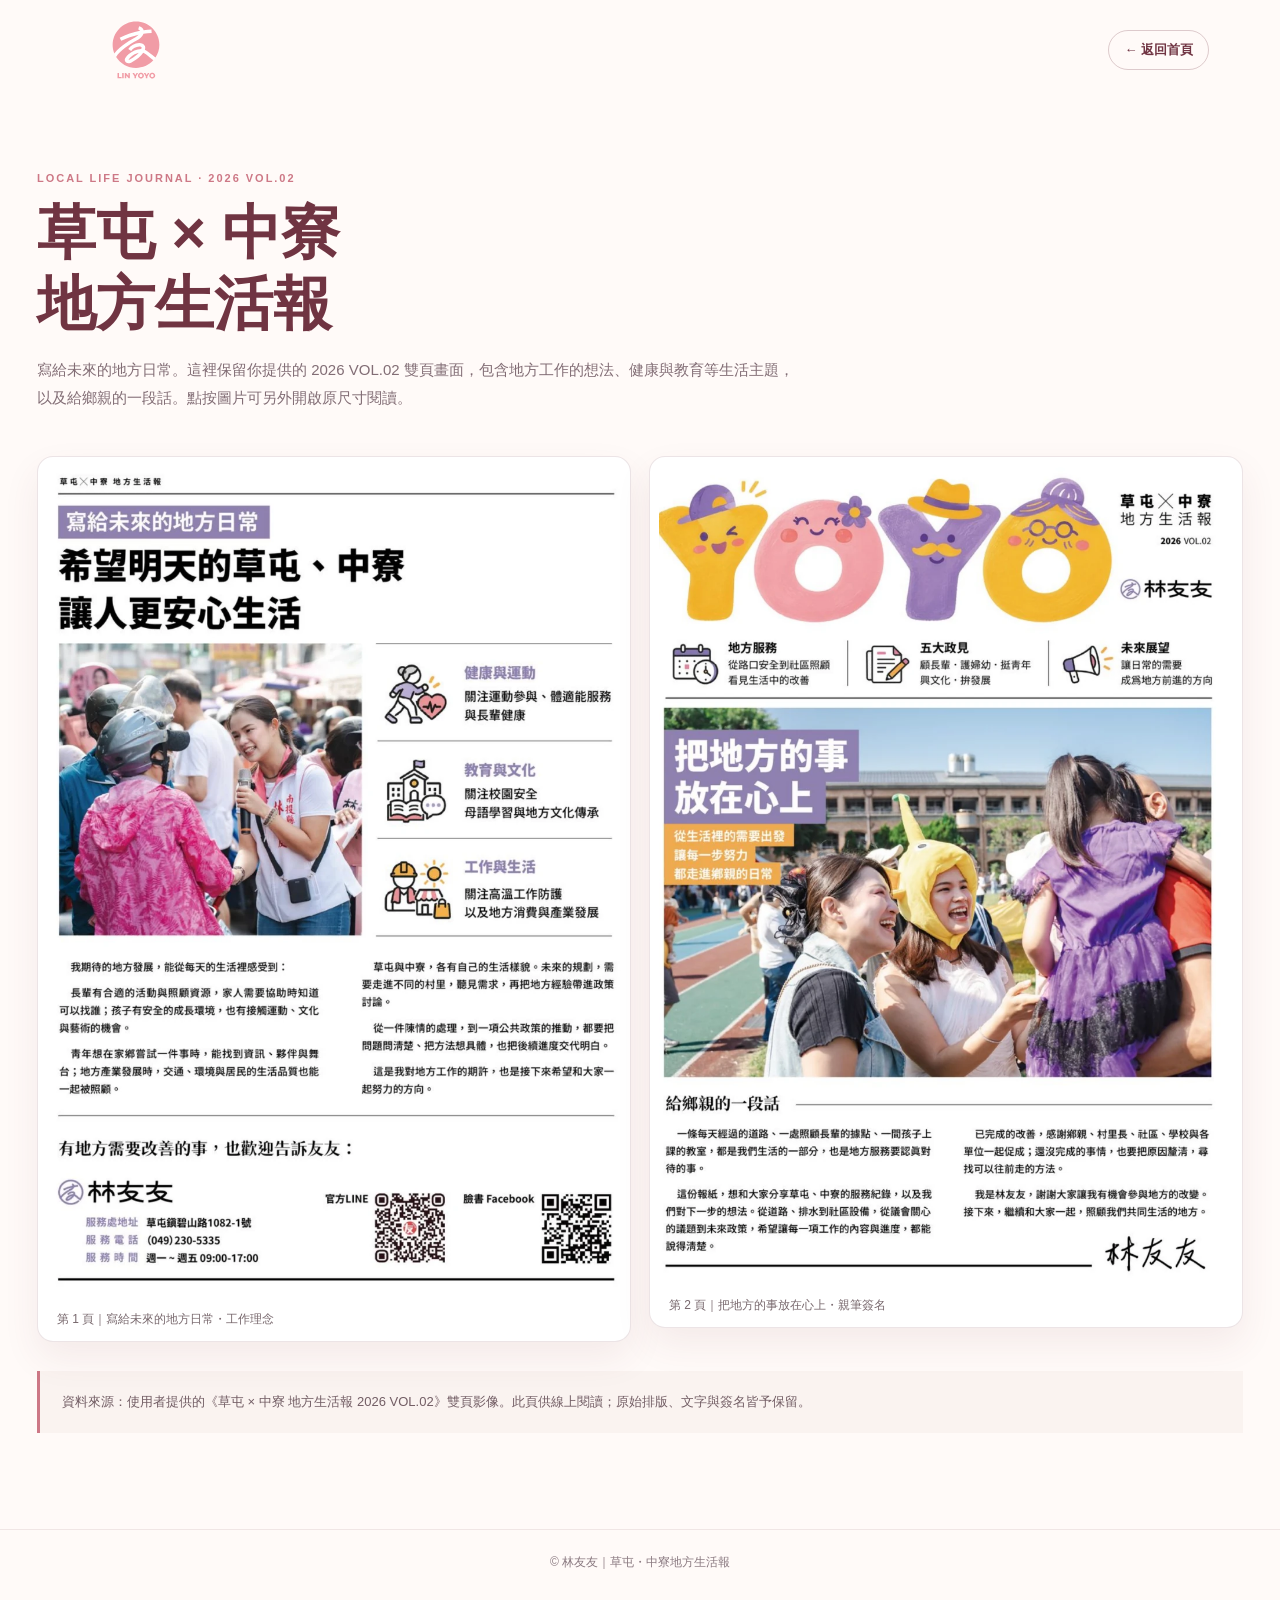
<file: local-life.html>
<!doctype html>
<html lang="zh-Hant">
<head>
  <meta charset="utf-8">
  <meta name="viewport" content="width=device-width,initial-scale=1">
  <meta name="description" content="林友友｜草屯 × 中寮地方生活報 2026 VOL.02 精選雙頁。閱讀地方工作理念、生活關懷與給鄉親的一段話。">
  <meta name="theme-color" content="#703442">
  <title>草屯 × 中寮地方生活報 2026 VOL.02｜林友友</title>
  <link rel="icon" href="images/favicon.svg" type="image/svg+xml">
  <style>
    :root { --wine:#703442; --pink:#cd7886; --cream:#faf3f0; --paper:#fffaf8; --text:#4c343b; }
    * { box-sizing: border-box; }
    html { scroll-behavior: smooth; }
    body { margin:0; background:var(--paper); color:var(--text); font-family: -apple-system,BlinkMacSystemFont,"PingFang TC","Microsoft JhengHei",sans-serif; }
    a { color:inherit; text-decoration:none; }
    .nav { display:flex; align-items:center; justify-content:space-between; gap:20px; max-width:1190px; margin:auto; padding:20px 26px; }
    .brand { display:inline-flex; align-items:center; gap:12px; }
    .brand img { width:130px; max-height:60px; object-fit:contain; }
    .back { border:1px solid rgba(112,52,66,.24); padding:10px 15px; border-radius:999px; color:var(--wine); font-size:13px; font-weight:700; }
    .back:hover { background:var(--cream); }
    main { max-width:1250px; margin:0 auto; padding:72px 22px 96px; }
    .kicker { color:var(--pink); font-size:11px; letter-spacing:.18em; font-weight:900; }
    h1 { margin:14px 0 16px; color:var(--wine); font-size:clamp(33px,5vw,59px); line-height:1.2; }
    .lead { max-width:760px; margin:0; line-height:1.9; color:#826d75; font-size:15px; }
    .spread { display:grid; grid-template-columns: repeat(2, minmax(0,1fr)); gap:18px; margin-top:43px; align-items:start; }
    .spread figure { margin:0; padding:9px; background:#fff; border:1px solid rgba(112,52,66,.13); border-radius:16px; box-shadow:0 16px 36px rgba(112,52,66,.08); }
    .spread img { display:block; width:100%; height:auto; border-radius:8px; }
    figcaption { padding:11px 10px 4px; font-size:12px; color:#78686d; }
    .note { margin:29px 0 0; padding:19px 22px; border-left:3px solid var(--pink); background:var(--cream); color:#725d64; font-size:13px; line-height:1.8; }
    footer { padding:24px 20px 34px; text-align:center; border-top:1px solid rgba(112,52,66,.1); color:#8a7980; font-size:12px; }
    @media(max-width:740px) {
      .nav { padding:16px 18px; }
      .brand img { width:106px; }
      main { padding:46px 14px 67px; }
      .spread { grid-template-columns:1fr; gap:18px; margin-top:29px; }
      .spread figure { padding:6px; }
      .lead { font-size:14px; }
    }
  </style>
</head>
<body>
  <header class="nav">
    <a href="index.html" class="brand" aria-label="返回林友友首頁"><img src="images/logo-lockup.svg" alt="林友友"></a>
    <a href="index.html#message" class="back">← 返回首頁</a>
  </header>
  <main>
    <div class="kicker">LOCAL LIFE JOURNAL · 2026 VOL.02</div>
    <h1>草屯 × 中寮<br>地方生活報</h1>
    <p class="lead">寫給未來的地方日常。這裡保留你提供的 2026 VOL.02 雙頁畫面，包含地方工作的想法、健康與教育等生活主題，以及給鄉親的一段話。點按圖片可另外開啟原尺寸閱讀。</p>
    <div class="spread">
      <figure>
        <a href="images/local-life/2026-vol02-page-1.webp" target="_blank" rel="noopener noreferrer" aria-label="放大第一頁">
          <img src="images/local-life/2026-vol02-page-1.webp" alt="地方生活報第一頁：希望明天的草屯中寮，讓人更安心生活；健康與運動、教育與文化、工作與生活" width="973" height="1415" loading="eager">
        </a>
        <figcaption>第 1 頁｜寫給未來的地方日常・工作理念</figcaption>
      </figure>
      <figure>
        <a href="images/local-life/2026-vol02-page-2.webp" target="_blank" rel="noopener noreferrer" aria-label="放大第二頁">
          <img src="images/local-life/2026-vol02-page-2.webp" alt="地方生活報第二頁：把地方的事放在心上，給鄉親的一段話與林友友親筆簽名" width="990" height="1415" loading="lazy">
        </a>
        <figcaption>第 2 頁｜把地方的事放在心上・親筆簽名</figcaption>
      </figure>
    </div>
    <p class="note">資料來源：使用者提供的《草屯 × 中寮 地方生活報 2026 VOL.02》雙頁影像。此頁供線上閱讀；原始排版、文字與簽名皆予保留。</p>
  </main>
  <footer>© 林友友｜草屯・中寮地方生活報</footer>
</body>
</html>
</file>
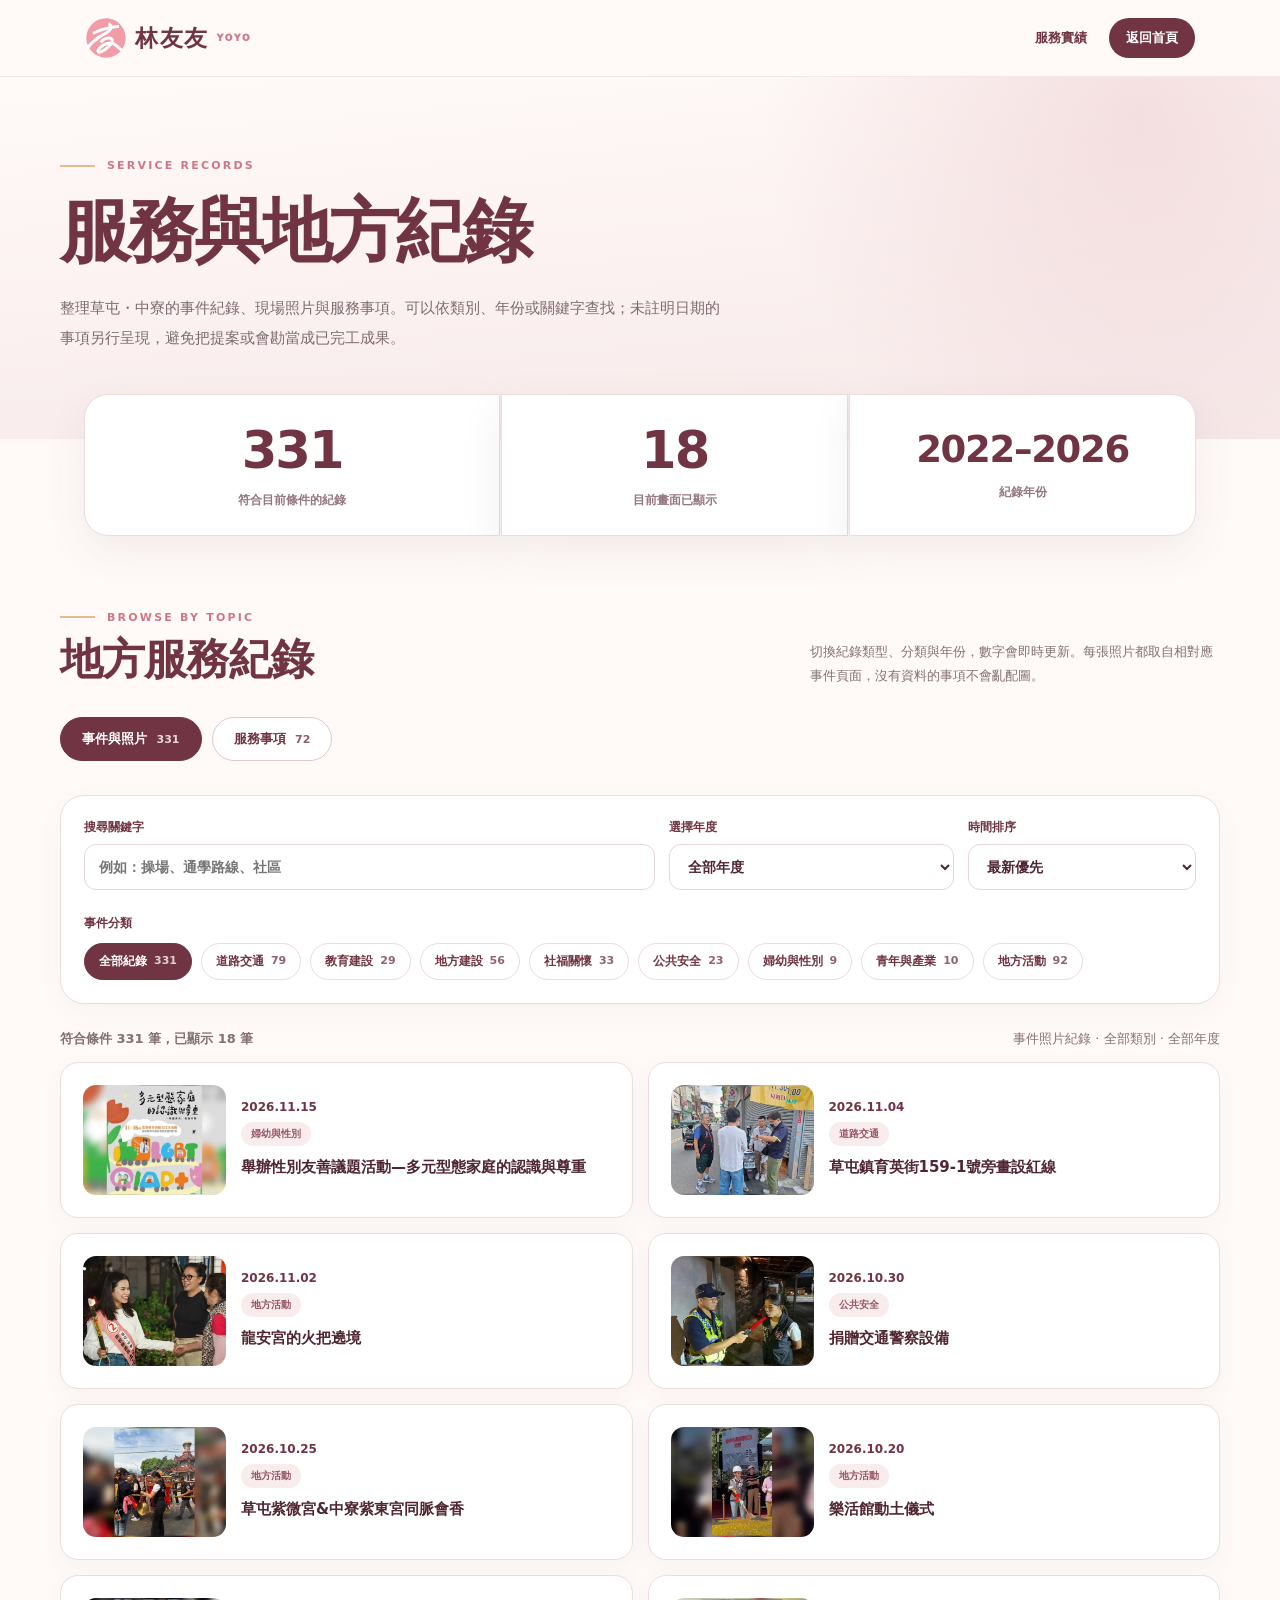
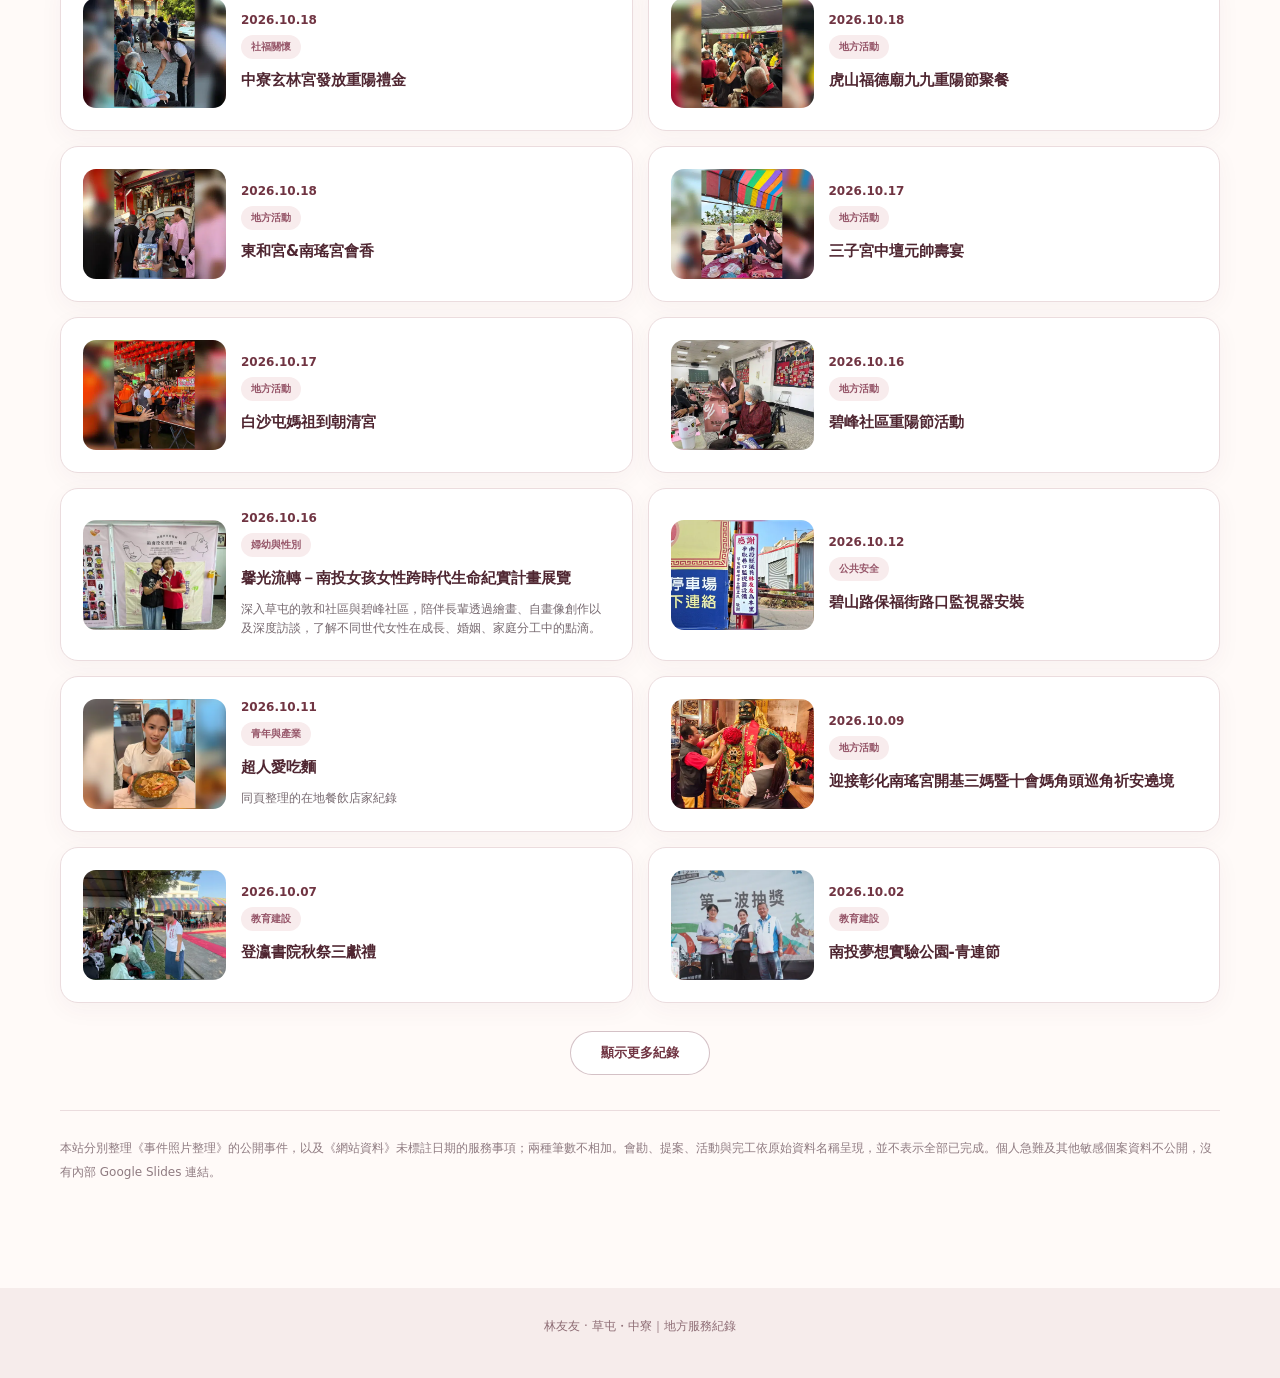
<file: results.html>
<!DOCTYPE html>
<html lang="zh-TW">
<head>
<meta charset="UTF-8">
<meta name="viewport" content="width=device-width, initial-scale=1">
<meta name="description" content="林友友草屯・中寮地方服務紀錄。依年份及主題搜尋已公開的地方工作、會勘、活動及政策紀錄。">
<meta name="theme-color" content="#fffaf8">
<title>服務與地方紀錄｜林友友</title>
<link rel="icon" type="image/svg+xml" href="images/logo-mark.svg">
<style>
:root{--wine:#703442;--dark:#4f2631;--pink:#cd7886;--gold:#e3bc91;--paper:#fffaf8;--border:#ebdcde;--muted:#836f74;--shadow:0 15px 42px rgba(94,47,60,.08)}
*{box-sizing:border-box}
html{scroll-behavior:smooth}
body{margin:0;font-family:system-ui,-apple-system,"Noto Sans TC","PingFang TC",sans-serif;color:var(--dark);background:var(--paper);-webkit-font-smoothing:antialiased}
a{color:inherit;text-decoration:none}
button,input,select{font:inherit}
button{cursor:pointer}
:focus-visible{outline:3px solid rgba(205,120,134,.48);outline-offset:3px}
.site-header{position:sticky;top:0;z-index:10;background:rgba(255,250,248,.96);border-bottom:1px solid rgba(112,52,66,.09);backdrop-filter:blur(12px)}
.header-inner{max-width:1160px;min-height:76px;margin:auto;padding:0 25px;display:flex;align-items:center;justify-content:space-between;gap:15px}
.site-brand{display:flex;align-items:center;gap:10px;white-space:nowrap;font-size:23px;color:var(--wine);font-weight:950;letter-spacing:.07em}
.brand-mark{width:12px;height:28px;background:linear-gradient(160deg,var(--pink),var(--wine));border-radius:9px 9px 9px 2px;transform:rotate(13deg)}
.site-brand small{font-size:9px;color:var(--pink);letter-spacing:.2em}
.nav-links{display:flex;align-items:center;gap:22px;font-weight:750;font-size:13px;color:var(--wine)}
.nav-primary{display:inline-block;background:var(--wine);color:#fff;padding:11px 17px;border-radius:999px}
.nav-primary:hover{background:var(--dark)}
.page-hero{background:radial-gradient(circle at 89% 10%,rgba(205,120,134,.18),transparent 32%),linear-gradient(175deg,#fffaf8,#f7e9e9);padding:82px 24px 86px}
.inner{max-width:1160px;margin:auto}
.eyebrow{color:var(--pink);font-size:11px;font-weight:850;letter-spacing:.2em;display:flex;align-items:center;gap:12px}
.eyebrow:before{content:"";width:35px;height:2px;background:var(--gold)}
h1{color:var(--wine);font-size:clamp(42px,5.5vw,70px);line-height:1.12;letter-spacing:-.04em;margin:20px 0 0;font-weight:900}
.hero-desc{max-width:670px;color:#7e6a71;font-size:15px;line-height:1.95;margin:24px 0 0}
.data-summary{max-width:1160px;margin:-45px auto 0;position:relative;z-index:2;padding:0 24px;display:grid;grid-template-columns:1.2fr 1fr 1fr;gap:1px}
.summary-panel{display:flex;flex-direction:column;align-items:center;justify-content:center;min-height:142px;padding:22px;background:#fff;border:1px solid var(--border);box-shadow:var(--shadow);text-align:center}
.summary-panel:first-child{border-radius:24px 0 0 24px}.summary-panel:last-child{border-radius:0 24px 24px 0}
.summary-number{font-size:clamp(35px,4vw,53px);font-weight:900;line-height:1.15;letter-spacing:-.04em;color:var(--wine);font-variant-numeric:tabular-nums}
.summary-label{color:#94777f;font-size:12px;font-weight:700;margin-top:12px}
.archive{padding:75px 24px 104px}
.archive-heading{display:flex;justify-content:space-between;align-items:end;gap:24px}
.archive-heading h2{font-size:clamp(30px,3.7vw,43px);line-height:1.3;margin:8px 0 0;color:var(--wine);letter-spacing:-.02em}
.archive-heading p{max-width:410px;color:var(--muted);font-size:13px;line-height:1.85;margin:0}
.filters{margin-top:34px;background:#fff;border:1px solid var(--border);border-radius:24px;padding:23px;box-shadow:0 8px 28px rgba(94,47,60,.04)}
.control-row{display:grid;grid-template-columns:minmax(0,2fr) minmax(150px,1fr) minmax(130px,.8fr);gap:14px}
.field{display:flex;flex-direction:column;gap:8px;color:var(--wine);font-size:12px;font-weight:850}
.field input,.field select{height:46px;width:100%;border:1px solid #e6d6d9;border-radius:12px;background:#fff;color:var(--dark);padding:0 14px;font-size:14px;outline:none}
.field input:focus,.field select:focus{border-color:var(--pink);box-shadow:0 0 0 3px rgba(205,120,134,.13)}
.category-label{display:block;color:var(--wine);font-weight:850;font-size:12px;margin-top:25px}
.category-tabs{margin-top:11px;display:flex;gap:9px;flex-wrap:wrap}
.tab{display:inline-flex;align-items:center;gap:7px;padding:10px 14px;background:#fff;border:1px solid #eadcdf;border-radius:100px;color:var(--wine);font-size:12px;font-weight:800;line-height:1.3}
.tab:hover,.tab[aria-pressed="true"]{color:#fff;background:var(--wine);border-color:var(--wine)}
.tab-count{font-size:11px;font-variant-numeric:tabular-nums;opacity:.77}
.records-meta{margin:26px 0 14px;display:flex;gap:20px;justify-content:space-between;align-items:center;color:var(--muted);font-size:13px}
.records-list{display:grid;grid-template-columns:repeat(2,minmax(0,1fr));gap:15px}
.record{display:flex;align-items:start;gap:17px;background:#fff;border:1px solid var(--border);border-radius:18px;padding:22px;box-shadow:0 7px 24px rgba(94,47,60,.045);min-width:0}
.record-date{flex:0 0 102px;font-size:12px;font-weight:850;color:var(--wine);padding-top:6px;font-variant-numeric:tabular-nums}
.record-content{flex:1;min-width:0}.record-type{display:inline-flex;background:#f8eced;border-radius:100px;padding:5px 10px;color:#965669;font-size:10px;font-weight:850}
.record-title{font-size:15px;line-height:1.7;color:var(--dark);font-weight:780;margin:9px 0 0;overflow-wrap:anywhere}
.record-detail{color:#776a70;font-size:12px;line-height:1.85;margin:10px 0 0}
.show-more-wrap{display:flex;justify-content:center;margin-top:28px}
.show-more{padding:12px 30px;border:1px solid rgba(112,52,66,.3);border-radius:100px;background:#fff;color:var(--wine);font-size:13px;font-weight:850}
.show-more:hover{color:#fff;background:var(--wine)}
[hidden]{display:none!important}
.empty{padding:45px;text-align:center;background:#fff;border-radius:20px;color:#85757a}
.archive-footnote{font-size:12px;color:#8f7b81;line-height:2;margin:35px 0 0;border-top:1px solid var(--border);padding-top:25px}
.site-footer{text-align:center;padding:30px 20px 43px;background:#f6eceb;color:#8e6d75;font-size:12px}
@media(max-width:950px){.records-list{grid-template-columns:1fr}.archive-heading{align-items:start;flex-direction:column}}
@media(max-width:680px){.header-inner{min-height:68px;padding:0 16px}.nav-links{gap:11px;font-size:12px}.nav-links .desktop-only{display:none}.nav-primary{padding:9px 12px}.site-brand{font-size:21px}.site-brand small{display:none}.page-hero{padding:63px 18px 82px}.hero-desc{font-size:14px}.data-summary{padding:0 15px;margin-top:-48px;grid-template-columns:repeat(3,minmax(0,1fr))}.summary-panel{min-height:111px;padding:13px 8px}.summary-panel:first-child{border-radius:18px 0 0 18px}.summary-panel:last-child{border-radius:0 18px 18px 0}.summary-number{font-size:clamp(24px,7vw,38px)}.summary-label{font-size:10px;line-height:1.4;margin-top:9px}.archive{padding:54px 15px 78px}.archive-heading p{font-size:12px}.filters{border-radius:18px;padding:17px}.control-row{grid-template-columns:repeat(2,minmax(0,1fr));gap:12px}.field:first-child{grid-column:1/-1}.category-tabs{flex-wrap:nowrap;overflow-x:auto;scrollbar-width:none;margin-right:-16px;padding-bottom:7px;scroll-snap-type:x mandatory}.category-tabs::-webkit-scrollbar{display:none}.tab{flex:0 0 auto;scroll-snap-align:start}.record{padding:17px 14px;gap:11px}.record-date{flex-basis:80px;font-size:11px;padding-top:4px}.record-title{font-size:14px}.record-detail{font-size:12px}.records-meta{flex-direction:column;align-items:flex-start;gap:6px}.archive-footnote{font-size:11px}}
@media(prefers-reduced-motion:reduce){html{scroll-behavior:auto}}

/* V8: restore logo, match source photos, display year ranges instead of a year count */
.brand-mark{display:none!important}.brand-emblem{display:block;width:42px;height:42px;object-fit:contain;flex:0 0 42px}.site-brand{gap:8px}
.source-switch{display:flex;flex-wrap:wrap;gap:10px;margin-top:29px}
.source-option{padding:12px 21px;border:1px solid #dec7cd;border-radius:999px;background:#fff;color:var(--wine);font-size:13px;font-weight:850;transition:background .2s}
.source-option[aria-pressed="true"],.source-option:hover{background:var(--wine);border-color:var(--wine);color:#fff}
.source-option span{font-size:11px;font-weight:750;margin-left:5px;opacity:.8}
.summary-number.year-range{font-size:clamp(22px,3vw,37px);white-space:nowrap;letter-spacing:-.035em}
.record.with-photo{gap:15px;min-height:146px;align-items:center}
.record-thumb{flex:0 0 143px;width:143px;height:110px;padding:0;border:0;overflow:hidden;border-radius:13px;background:#f6eeee;cursor:zoom-in;display:block}
.record-thumb img{display:block;width:100%;height:100%;object-fit:cover;transition:transform .25s ease}
.record-thumb:hover img{transform:scale(1.05)}
.record .record-content{align-self:center;min-width:0}
.record .record-date{flex-basis:auto;min-width:0;display:block;padding:0;margin:0 0 8px;font-size:12px}
.record .record-title{margin:9px 0 0}
.record .record-detail{line-height:1.6;margin:8px 0 0}
.record-note{font-size:11px;line-height:1.7;color:#9a8086;margin:10px 0 0}
.photo-dialog{width:min(900px,calc(100% - 28px));max-width:none;max-height:92dvh;border:0;padding:0;border-radius:23px;background:#fff;color:var(--wine);box-shadow:0 25px 90px #21121c55;overflow:auto}
.photo-dialog::backdrop{background:#23171fcf}
.photo-dialog img{display:block;width:100%;max-height:72dvh;object-fit:contain;background:#261b1f}
.photo-description{padding:18px 24px 26px}.photo-description h2{font-size:21px;line-height:1.45;margin:0 0 8px}.photo-description p{font-size:12px;margin:0;color:#8d7178;line-height:1.7}
.photo-close{position:sticky;float:right;top:10px;margin:10px 10px -50px 0;z-index:2;width:40px;height:40px;border:0;border-radius:50%;background:#fff;color:var(--wine);font-size:25px;box-shadow:0 2px 16px #0003}
@media(max-width:680px){.brand-emblem{width:35px;height:35px;flex-basis:35px}.site-brand{gap:7px}.summary-number.year-range{font-size:clamp(15px,4.7vw,25px)}.source-switch{gap:7px}.source-option{padding:11px 14px;font-size:12px}.record.with-photo{min-height:114px;gap:11px}.record-thumb{width:100px;height:87px;flex-basis:100px;border-radius:9px}.record .record-date{font-size:11px}.record .record-title{font-size:13px}.record-note{font-size:10px}.photo-description{padding:17px 19px 22px}.photo-description h2{font-size:17px}}

</style>
</head>
<body>
<header class="site-header"><div class="header-inner"><a class="site-brand" href="index.html" aria-label="回到林友友首頁"><img class="brand-emblem" src="images/logo-mark.svg" alt="" width="42" height="42" loading="eager">林友友 <small>YOYO</small></a><nav class="nav-links"><a class="desktop-only" href="index.html#achievements">服務實績</a><a class="nav-primary" href="index.html">返回首頁</a></nav></div></header>
<main>
<section class="page-hero"><div class="inner"><div class="eyebrow">SERVICE RECORDS</div><h1>服務與地方紀錄</h1><p class="hero-desc">整理草屯・中寮的事件紀錄、現場照片與服務事項。可以依類別、年份或關鍵字查找；未註明日期的事項另行呈現，避免把提案或會勘當成已完工成果。</p></div></section>
<section class="data-summary" aria-label="依目前篩選條件統計">
  <div class="summary-panel"><strong class="summary-number" id="matchingCount">—</strong><span class="summary-label">符合目前條件的紀錄</span></div>
  <div class="summary-panel"><strong class="summary-number" id="shownCount">—</strong><span class="summary-label">目前畫面已顯示</span></div>
  <div class="summary-panel"><strong class="summary-number" id="yearsCount">—</strong><span class="summary-label" id="yearLabel">紀錄年份</span></div>
</section>
<section class="archive" id="records"><div class="inner"><div class="archive-heading"><div><div class="eyebrow">BROWSE BY TOPIC</div><h2>地方服務紀錄</h2></div><p>切換紀錄類型、分類與年份，數字會即時更新。每張照片都取自相對應事件頁面，沒有資料的事項不會亂配圖。</p></div>
<div class="source-switch" role="group" aria-label="切換資料類型">
<button type="button" class="source-option" data-view="events" aria-pressed="true">事件與照片 <span id="eventsTotal">331</span></button>
<button type="button" class="source-option" data-view="work" aria-pressed="false">服務事項 <span id="workTotal">72</span></button>
</div>
<div class="filters" role="search" aria-label="搜尋地方服務紀錄"><div class="control-row"><label class="field" for="recordSearch">搜尋關鍵字<input id="recordSearch" type="search" placeholder="例如：操場、通學路線、社區" autocomplete="off"></label><label class="field" for="recordYear" id="yearField">選擇年度<select id="recordYear"><option value="all">全部年度</option><option value="2026">2026</option><option value="2025">2025</option><option value="2024">2024</option><option value="2023">2023</option><option value="2022">2022</option></select></label><label class="field" for="recordSort">時間排序<select id="recordSort"><option value="desc">最新優先</option><option value="asc">最早優先</option></select></label></div><span class="category-label">事件分類</span><div class="category-tabs" id="categoryTabs" aria-label="事件分類切換"></div></div>
<div class="records-meta"><strong id="resultSummary" role="status" aria-live="polite">正在整理紀錄…</strong><span id="activeFilter">全部紀錄</span></div>
<div class="records-list" id="recordsList" aria-label="服務與地方紀錄清單"></div><div class="empty" id="emptyState" hidden>目前沒有符合條件的紀錄，請更換關鍵字、年度或分類。</div><div class="show-more-wrap"><button type="button" class="show-more" id="showMore" hidden>顯示更多紀錄</button></div>
<p class="archive-footnote">本站分別整理《事件照片整理》的公開事件，以及《網站資料》未標註日期的服務事項；兩種筆數不相加。會勘、提案、活動與完工依原始資料名稱呈現，並不表示全部已完成。個人急難及其他敏感個案資料不公開，沒有內部 Google Slides 連結。</p>
</div></section>
</main><footer class="site-footer">林友友 · 草屯・中寮｜地方服務紀錄</footer>
<dialog id="photoDialog" class="photo-dialog" aria-labelledby="photoTitle">
<button class="photo-close" id="closePhoto" type="button" aria-label="關閉照片">×</button>
<img id="fullPhoto" alt="">
<div class="photo-description"><h2 id="photoTitle"></h2><p id="photoText"></p></div>
</dialog>
<script type="application/json" id="recordsData">[{"date":"2026-11-15","dateLabel":"2026.11.15","cat":"women","title":"舉辦性別友善議題活動—多元型態家庭的認識與尊重","detail":"","photo":"images/records/event-005.webp"},{"date":"2026-11-04","dateLabel":"2026.11.04","cat":"traffic","title":"草屯鎮育英街159-1號旁畫設紅線","detail":"","photo":"images/records/event-195.webp"},{"date":"2026-11-02","dateLabel":"2026.11.02","cat":"local","title":"龍安宮的火把遶境","detail":"","photo":"images/records/event-362.webp"},{"date":"2026-10-30","dateLabel":"2026.10.30","cat":"safety","title":"捐贈交通警察設備","detail":"","photo":"images/records/event-211.webp"},{"date":"2026-10-25","dateLabel":"2026.10.25","cat":"local","title":"草屯紫微宮\u0026中寮紫東宮同脈會香","detail":"","photo":"images/records/event-361.webp"},{"date":"2026-10-20","dateLabel":"2026.10.20","cat":"local","title":"樂活館動土儀式","detail":"","photo":"images/records/event-360.webp"},{"date":"2026-10-18","dateLabel":"2026.10.18","cat":"welfare","title":"中寮玄林宮發放重陽禮金","detail":"","photo":"images/records/event-359.webp"},{"date":"2026-10-18","dateLabel":"2026.10.18","cat":"local","title":"虎山福德廟九九重陽節聚餐","detail":"","photo":"images/records/event-358.webp"},{"date":"2026-10-18","dateLabel":"2026.10.18","cat":"local","title":"東和宮\u0026南瑤宮會香","detail":"","photo":"images/records/event-357.webp"},{"date":"2026-10-17","dateLabel":"2026.10.17","cat":"local","title":"三子宮中壇元帥壽宴","detail":"","photo":"images/records/event-356.webp"},{"date":"2026-10-17","dateLabel":"2026.10.17","cat":"local","title":"白沙屯媽祖到朝清宮","detail":"","photo":"images/records/event-355.webp"},{"date":"2026-10-16","dateLabel":"2026.10.16","cat":"local","title":"碧峰社區重陽節活動","detail":"","photo":"images/records/event-354.webp"},{"date":"2026-10-16","dateLabel":"2026.10.16","cat":"women","title":"馨光流轉－南投女孩女性跨時代生命紀實計畫展覽","detail":"深入草屯的敦和社區與碧峰社區，陪伴長輩透過繪畫、自畫像創作以及深度訪談，了解不同世代女性在成長、婚姻、家庭分工中的點滴。","photo":"images/records/event-012.webp"},{"date":"2026-10-12","dateLabel":"2026.10.12","cat":"safety","title":"碧山路保福街路口監視器安裝","detail":"","photo":"images/records/event-194.webp"},{"date":"2026-10-11","dateLabel":"2026.10.11","cat":"youth","title":"超人愛吃麵","detail":"同頁整理的在地餐飲店家紀錄","photo":"images/records/event-021.webp"},{"date":"2026-10-09","dateLabel":"2026.10.09","cat":"local","title":"迎接彰化南瑤宮開基三媽暨十會媽角頭巡角祈安遶境","detail":"","photo":"images/records/event-353.webp"},{"date":"2026-10-07","dateLabel":"2026.10.07","cat":"education","title":"登瀛書院秋祭三獻禮","detail":"","photo":"images/records/event-050.webp"},{"date":"2026-10-02","dateLabel":"2026.10.02","cat":"education","title":"南投夢想實驗公園-青連節","detail":"","photo":"images/records/event-049.webp"},{"date":"2026-10-01","dateLabel":"2026.10.01","cat":"welfare","title":"社區長者施打疫苗關懷","detail":"","photo":"images/records/event-352.webp"},{"date":"2026-09-29","dateLabel":"2026.09.29","cat":"traffic","title":"草屯鎮南埔里中正路廍底巷47號路面損壞","detail":"","photo":"images/records/event-193.webp"},{"date":"2026-09-24","dateLabel":"2026.09.24","cat":"education","title":"會勘中原國小","detail":"","photo":"images/records/event-048.webp"},{"date":"2026-09-24","dateLabel":"2026.09.24","cat":"education","title":"會勘旭光高中活動中心調系統改善","detail":"","photo":"images/records/event-047.webp"},{"date":"2026-09-23","dateLabel":"2026.09.23","cat":"education","title":"增設碧峰國小匹克球用具","detail":"","photo":"images/records/event-046.webp"},{"date":"2026-09-21","dateLabel":"2026.09.21","cat":"community","title":"草屯鎮富寮里富頂路一段排水側溝設計不良","detail":"","photo":"images/records/event-192.webp"},{"date":"2026-09-18","dateLabel":"2026.09.18","cat":"education","title":"廣達游於藝 學生作品成果展","detail":"","photo":"images/records/event-045.webp"},{"date":"2026-09-15","dateLabel":"2026.09.15","cat":"education","title":"爭取南投固定體適能檢測中心，希望建構標準化的體適能檢測","detail":"","photo":"images/records/event-044.webp"},{"date":"2026-09-15","dateLabel":"2026.09.15","cat":"education","title":"要求教育處，把全縣各級學校的主要通學路線重新整理一遍，並把重點鎖定在大型工程車頻繁進出、人車共道、道路狹窄，以及校園周邊施工中的路段。","detail":"","photo":"images/records/event-043.webp"},{"date":"2026-09-13","dateLabel":"2026.09.13","cat":"women","title":"舉辦武動童心・藝起歡樂的親子活動","detail":"","photo":"images/records/event-011.webp"},{"date":"2026-08-31","dateLabel":"2026.08.31","cat":"community","title":"草屯鎮富昌路照明設備損壞及亮度不足","detail":"","photo":"images/records/event-191.webp"},{"date":"2026-08-14","dateLabel":"2026.08.14","cat":"community","title":"參加「南投幸福GO服務座談會」","detail":"","photo":"images/records/event-190.webp"},{"date":"2026-08-12","dateLabel":"2026.08.12","cat":"traffic","title":"草屯鎮北投里北投路105巷26號門牌前需劃設紅線","detail":"","photo":"images/records/event-189.webp"},{"date":"2026-08-06","dateLabel":"2026.08.06","cat":"community","title":"草屯鎮新厝里建興段121-2號貴所水溝建到私人的土地","detail":"","photo":"images/records/event-188.webp"},{"date":"2026-08-06","dateLabel":"2026.08.06","cat":"community","title":"中寮鄉中寮段0900-0000增設擋土牆","detail":"","photo":"images/records/event-187.webp"},{"date":"2026-07-25","dateLabel":"2026.07.25","cat":"women","title":"聯合茉莉窯烤麵包舉辦四場親子窯烤 Pizza","detail":"活動日期：2026 年 7 月 25 日、8 月 1 日、8 月 15 日、8 月 22 日。","photo":"images/records/event-010.webp"},{"date":"2026-07-23","dateLabel":"2026.07.23","cat":"traffic","title":"草屯北投埔段131地號護岸堤防改善","detail":"","photo":"images/records/event-186.webp"},{"date":"2026-07-23","dateLabel":"2026.07.23","cat":"women","title":"第三屆草屯新手盃戰鬥陀螺賽","detail":"","photo":"images/records/event-009.webp"},{"date":"2026-07-20","dateLabel":"2026.07.20","cat":"youth","title":"呷島早午餐店","detail":"同頁整理的在地餐飲店家紀錄","photo":"images/records/event-021.webp"},{"date":"2026-07-18","dateLabel":"2026.07.18","cat":"youth","title":"壹玖陸貳藝空間 1962 Art Gallery 王雄國老師","detail":"","photo":"images/records/event-018.webp"},{"date":"2026-07-17","dateLabel":"2026.07.17","cat":"traffic","title":"草屯投8線玉屏路179-8號~165號路面改善","detail":"","photo":"images/records/event-185.webp"},{"date":"2026-07-16","dateLabel":"2026.07.16","cat":"traffic","title":"御史里（玉屏路、長壽巷附近增設護欄）","detail":"","photo":"images/records/event-184.webp"},{"date":"2026-07-15","dateLabel":"2026.07.15","cat":"traffic","title":"草屯鎮平林里健行路路面改善","detail":"","photo":"images/records/event-183.webp"},{"date":"2026-07-15","dateLabel":"2026.07.15","cat":"community","title":"中寮鄉龍眼林段759-4地號農路整治","detail":"","photo":"images/records/event-182.webp"},{"date":"2026-07-14","dateLabel":"2026.07.14","cat":"traffic","title":"草屯鎮碧興路一段105號路燈需求","detail":"","photo":"images/records/event-181.webp"},{"date":"2026-07-10","dateLabel":"2026.07.10","cat":"traffic","title":"草屯投4縣、投8縣縣道148線及周邊道路，人手孔地下化會勘","detail":"","photo":"images/records/event-180.webp"},{"date":"2026-07-09","dateLabel":"2026.07.09","cat":"traffic","title":"草屯殯儀館旁指示牌與國六橋下會勘","detail":"","photo":"images/records/event-179.webp"},{"date":"2026-07-09","dateLabel":"2026.07.09","cat":"traffic","title":"玉屏路與長壽巷2號前面路面改善會勘","detail":"","photo":"images/records/event-178.webp"},{"date":"2026-06-20","dateLabel":"2026.06.20","cat":"local","title":"中寮虎爺會成立","detail":"","photo":"images/records/event-351.webp"},{"date":"2026-06-20","dateLabel":"2026.06.20","cat":"community","title":"虎山親水公園 環保局清理魚屍體","detail":"","photo":"images/records/event-177.webp"},{"date":"2026-06-19","dateLabel":"2026.06.19","cat":"local","title":"碧洲溝仔墘社區","detail":"","photo":"images/records/event-350.webp"},{"date":"2026-06-15","dateLabel":"2026.06.15","cat":"community","title":"垃圾車翻覆","detail":"","photo":"images/records/event-176.webp"},{"date":"2026-06-14","dateLabel":"2026.06.14","cat":"local","title":"中寮天德宮包肉粽","detail":"","photo":"images/records/event-349.webp"},{"date":"2026-06-14","dateLabel":"2026.06.14","cat":"local","title":"邯鄲會創會拾載繞境大典","detail":"","photo":"images/records/event-348.webp"},{"date":"2026-06-14","dateLabel":"2026.06.14","cat":"welfare","title":"石川社區發展協會 端午棕葉暨健康衛教宣導活動","detail":"","photo":"images/records/event-347.webp"},{"date":"2026-06-13","dateLabel":"2026.06.13","cat":"traffic","title":"中寮鄉永福村大坪路段封閉","detail":"","photo":"images/records/event-175.webp"},{"date":"2026-06-10","dateLabel":"2026.06.10","cat":"local","title":"虎山國小畢業典禮","detail":"","photo":"images/records/event-346.webp"},{"date":"2026-06-05","dateLabel":"2026.06.05","cat":"welfare","title":"創世基金會x碧峰社區端午活動-包肉粽","detail":"","photo":"images/records/event-345.webp"},{"date":"2026-06-02","dateLabel":"2026.06.02","cat":"local","title":"旭光國中畢業典禮","detail":"","photo":"images/records/event-344.webp"},{"date":"2026-05-18","dateLabel":"2026.05.18","cat":"education","title":"提出推動「台客語實驗國小」的構想，推動母語運動","detail":"","photo":"images/records/event-042.webp"},{"date":"2026-05-17","dateLabel":"2026.05.17","cat":"women","title":"舉辦童心飛揚親子水樂園活動","detail":"","photo":"images/records/event-008.webp"},{"date":"2026-05-09","dateLabel":"2026.05.09","cat":"local","title":"北勢湳永安宮繞境盛會","detail":"","photo":"images/records/event-343.webp"},{"date":"2026-05-02","dateLabel":"2026.05.02","cat":"local","title":"南投青探號 音樂節","detail":"","photo":"images/records/event-342.webp"},{"date":"2026-04-18","dateLabel":"2026.04.18","cat":"local","title":"帝爺公祝壽","detail":"","photo":"images/records/event-341.webp"},{"date":"2026-04-16","dateLabel":"2026.04.16","cat":"local","title":"115年全國地方議會議長盃軟式網球錦標賽","detail":"","photo":"images/records/event-340.webp"},{"date":"2026-04-10","dateLabel":"2026.04.10","cat":"community","title":"草屯投14縣3K公里處集水井整治","detail":"","photo":"images/records/event-174.webp"},{"date":"2026-03-27","dateLabel":"2026.03.27","cat":"welfare","title":"草屯南埔社區健康樂步行","detail":"","photo":"images/records/event-339.webp"},{"date":"2026-03-21","dateLabel":"2026.03.21","cat":"youth","title":"漢豆咖啡","detail":"同頁整理的在地餐飲店家紀錄","photo":"images/records/event-021.webp"},{"date":"2026-01-19","dateLabel":"2026.01.19","cat":"community","title":"草屯籃球場看台區上方無遮陽設備","detail":"","photo":"images/records/event-173.webp"},{"date":"2026-01-19","dateLabel":"2026.01.19","cat":"community","title":"草屯鎮御史里登輝路段柏油路不平整","detail":"","photo":"images/records/event-172.webp"},{"date":"2026-01-19","dateLabel":"2026.01.19","cat":"community","title":"草屯鎮御史里御富路337巷未設置槽化線","detail":"","photo":"images/records/event-171.webp"},{"date":"2026-01-19","dateLabel":"2026.01.19","cat":"traffic","title":"草屯鎮新庄里芬草路二段613巷道路改善","detail":"","photo":"images/records/event-170.webp"},{"date":"2026-01-19","dateLabel":"2026.01.19","cat":"traffic","title":"草屯富寮里宅內街護欄修繕","detail":"","photo":"images/records/event-169.webp"},{"date":"2026-01-08","dateLabel":"2026.01.08","cat":"community","title":"草屯茄荖圳南圳分線第4主給水利溝清淤","detail":"","photo":"images/records/event-168.webp"},{"date":"2025-12-31","dateLabel":"2025.12.31","cat":"traffic","title":"草屯投8線玉屏路縣管道路側溝清淤","detail":"","photo":"images/records/event-167.webp"},{"date":"2025-12-28","dateLabel":"2025.12.28","cat":"welfare","title":"永續發展基金會-一日公益音樂會","detail":"","photo":"images/records/event-338.webp"},{"date":"2025-12-27","dateLabel":"2025.12.27","cat":"youth","title":"山角咖啡","detail":"同一頁另有沐森咖啡廳、波嶼咖啡相關紀錄，但未提供各自完整日期，未另計入。","photo":"images/records/event-020.webp"},{"date":"2025-12-22","dateLabel":"2025.12.22","cat":"community","title":"草屯史館路101巷縣管區排-六汴溝排水支線雜草","detail":"","photo":"images/records/event-166.webp"},{"date":"2025-12-18","dateLabel":"2025.12.18","cat":"local","title":"和御天宮與大庄浩天宮共同參與漂遊者森林音樂祭","detail":"","photo":"images/records/event-337.webp"},{"date":"2025-12-17","dateLabel":"2025.12.17","cat":"traffic","title":"草屯大成街與中正路口周邊增設汽車停車格","detail":"","photo":"images/records/event-165.webp"},{"date":"2025-12-17","dateLabel":"2025.12.17","cat":"community","title":"草屯富寮里民眾住家前水溝蓋異音","detail":"","photo":"images/records/event-164.webp"},{"date":"2025-12-17","dateLabel":"2025.12.17","cat":"education","title":"到敦和國小與葉兆祺校長探討活動中心的冷氣設備更新","detail":"","photo":"images/records/event-040.webp"},{"date":"2025-12-13","dateLabel":"2025.12.13","cat":"education","title":"旭光高中運動會並關心空手道隊","detail":"","photo":"images/records/event-039.webp"},{"date":"2025-12-11","dateLabel":"2025.12.11","cat":"community","title":"草屯玉屏路住家前水溝溢流","detail":"","photo":"images/records/event-163.webp"},{"date":"2025-12-10","dateLabel":"2025.12.10","cat":"local","title":"碧峰社區口紅製作","detail":"","photo":"images/records/event-336.webp"},{"date":"2025-12-01","dateLabel":"2025.12.01","cat":"community","title":"草屯新厝里民眾住家前水溝蓋異音","detail":"","photo":"images/records/event-162.webp"},{"date":"2025-11-29","dateLabel":"2025.11.29","cat":"education","title":"添購旭光高中射箭隊設備並回校關心","detail":"","photo":"images/records/event-038.webp"},{"date":"2025-11-18","dateLabel":"2025.11.18","cat":"education","title":"彰明盃籃球比賽","detail":"","photo":"images/records/event-037.webp"},{"date":"2025-11-17","dateLabel":"2025.11.17","cat":"education","title":"草屯富功國小建設操場","detail":"","photo":"images/records/event-037.webp"},{"date":"2025-11-15","dateLabel":"2025.11.15","cat":"education","title":"推廣匹克球運動","detail":"","photo":"images/records/event-035.webp"},{"date":"2025-11-10","dateLabel":"2025.11.10","cat":"traffic","title":"草屯台14線碧興路往聯絡道無禁行機車標誌","detail":"","photo":"images/records/event-161.webp"},{"date":"2025-11-06","dateLabel":"2025.11.06","cat":"traffic","title":"中寮八仙村仙鹿産業道路排水溝改善","detail":"","photo":"images/records/event-160.webp"},{"date":"2025-11-03","dateLabel":"2025.11.03","cat":"safety","title":"消防隊防火巷宣導","detail":"","photo":"images/records/event-210.webp"},{"date":"2025-10-30","dateLabel":"2025.10.30","cat":"community","title":"草屯坪頂里股坑巷29-11號前農路\u0026擋土牆","detail":"","photo":"images/records/event-159.webp"},{"date":"2025-10-22","dateLabel":"2025.10.22","cat":"local","title":"草屯御天宮徒步謁祖","detail":"","photo":"images/records/event-335.webp"},{"date":"2025-10-14","dateLabel":"2025.10.14","cat":"community","title":"草屯北投補段934地號路基崩塌","detail":"","photo":"images/records/event-158.webp"},{"date":"2025-10-13","dateLabel":"2025.10.13","cat":"traffic","title":"草屯復興路與草溪路747巷路口設置號誌","detail":"","photo":"images/records/event-157.webp"},{"date":"2025-10-12","dateLabel":"2025.10.12","cat":"community","title":"復興里美華巷 電表故障","detail":"","photo":"images/records/event-156.webp"},{"date":"2025-10-08","dateLabel":"2025.10.08","cat":"local","title":"聖陽南巡陽聲遶境","detail":"","photo":"images/records/event-334.webp"},{"date":"2025-09-30","dateLabel":"2025.09.30","cat":"welfare","title":"光復鄉鏟子超人+送物資","detail":"","photo":"images/records/event-333.webp"},{"date":"2025-09-27","dateLabel":"2025.09.27","cat":"local","title":"白沙屯媽祖駐駕松柏嶺受天宮","detail":"","photo":"images/records/event-332.webp"},{"date":"2025-09-18","dateLabel":"2025.09.18","cat":"safety","title":"草屯鎮碧峰守望相助隊爭取菸灰缸","detail":"","photo":"images/records/event-209.webp"},{"date":"2025-09-12","dateLabel":"2025.09.12","cat":"traffic","title":"草屯新興段685地號灌溉溝渠清淤及路燈","detail":"","photo":"images/records/event-155.webp"},{"date":"2025-09-09","dateLabel":"2025.09.09","cat":"local","title":"草屯月眉厝龍德廟修繕說明會","detail":"","photo":"images/records/event-331.webp"},{"date":"2025-09-09","dateLabel":"2025.09.09","cat":"traffic","title":"中寮鄉永福村永嘉新村竹仔坑橋引道駁坎坍方","detail":"","photo":"images/records/event-154.webp"},{"date":"2025-09-08","dateLabel":"2025.09.08","cat":"safety","title":"製作聽障駕駛行車友善貼紙","detail":"","photo":"images/records/event-208.webp"},{"date":"2025-09-03","dateLabel":"2025.09.03","cat":"traffic","title":"中寮鄉永福村永嘉新村竹坑橋下攔沙壩","detail":"","photo":"images/records/event-153.webp"},{"date":"2025-08-27","dateLabel":"2025.08.27","cat":"local","title":"活水盃游泳分齡賽","detail":"","photo":"images/records/event-330.webp"},{"date":"2025-08-26","dateLabel":"2025.08.26","cat":"traffic","title":"草屯鎮北投里慶安街80號反射鏡增設","detail":"","photo":"images/records/event-152.webp"},{"date":"2025-08-20","dateLabel":"2025.08.20","cat":"local","title":"加老社區播放影片《阿姨，上學囉！》","detail":"","photo":"images/records/event-329.webp"},{"date":"2025-08-19","dateLabel":"2025.08.19","cat":"traffic","title":"中寮鄉內城村龍南路8-1號前號誌、標線","detail":"","photo":"images/records/event-151.webp"},{"date":"2025-08-17","dateLabel":"2025.08.17","cat":"local","title":"舉辦南投樂藝夏 龍德廟廟埕的音樂會","detail":"","photo":"images/records/event-328.webp"},{"date":"2025-08-13","dateLabel":"2025.08.13","cat":"safety","title":"南中寮勘災","detail":"","photo":"images/records/event-150.webp"},{"date":"2025-08-13","dateLabel":"2025.08.13","cat":"traffic","title":"中寮鄉投22線環鄉公路16.8K施建集水井","detail":"","photo":"images/records/event-149.webp"},{"date":"2025-08-01","dateLabel":"2025.08.01","cat":"traffic","title":"草屯鎮碧峰里光華三橋旁護岸堤防改善","detail":"","photo":"images/records/event-148.webp"},{"date":"2025-07-31","dateLabel":"2025.07.31","cat":"community","title":"富林路一段552號 樹木倒塌","detail":"","photo":"images/records/event-147.webp"},{"date":"2025-07-29","dateLabel":"2025.07.29","cat":"traffic","title":"中寮鄉139縣道兩旁雜草寵叢生清理","detail":"","photo":"images/records/event-146.webp"},{"date":"2025-07-24","dateLabel":"2025.07.24","cat":"local","title":"永福村文康車巡迴","detail":"","photo":"images/records/event-327.webp"},{"date":"2025-07-16","dateLabel":"2025.07.16","cat":"traffic","title":"草屯北投埔段131地號護岸堤防改善","detail":"","photo":"images/records/event-145.webp"},{"date":"2025-06-23","dateLabel":"2025.06.23","cat":"community","title":"草屯鎮土城里無元修道場旁電線雜亂","detail":"","photo":"images/records/event-144.webp"},{"date":"2025-06-18","dateLabel":"2025.06.18","cat":"traffic","title":"草溪路路樹倒塌","detail":"","photo":"images/records/event-143.webp"},{"date":"2025-05-28","dateLabel":"2025.05.28","cat":"traffic","title":"中寮鄉永福村永嘉新村路面改善","detail":"","photo":"images/records/event-142.webp"},{"date":"2025-05-12","dateLabel":"2025.05.12","cat":"traffic","title":"中寮鄉龍南路爽文國小前道路改善","detail":"","photo":"images/records/event-141.webp"},{"date":"2025-04-22","dateLabel":"2025.04.22","cat":"traffic","title":"復興里碧山路747-1號至40號巷子路面鋪平","detail":"","photo":"images/records/event-140.webp"},{"date":"2025-04-16","dateLabel":"2025.04.16","cat":"community","title":"大觀市場 中山街370號 清水溝","detail":"","photo":"images/records/event-139.webp"},{"date":"2025-04-14","dateLabel":"2025.04.14","cat":"community","title":"北勢湳永安宮旁小路更換欄杆","detail":"","photo":"images/records/event-138.webp"},{"date":"2025-04-12","dateLabel":"2025.04.12","cat":"community","title":"北中寮松鼠咬電線","detail":"","photo":"images/records/event-137.webp"},{"date":"2025-04-09","dateLabel":"2025.04.09","cat":"safety","title":"碧山路二手家電行起火","detail":"","photo":"images/records/event-207.webp"},{"date":"2025-04-08","dateLabel":"2025.04.08","cat":"traffic","title":"中寮921檳榔攤前方紅綠燈號誌","detail":"","photo":"images/records/event-136.webp"},{"date":"2025-03-25","dateLabel":"2025.03.25","cat":"traffic","title":"草屯坪頂里股坑巷路燈增設","detail":"","photo":"images/records/event-135.webp"},{"date":"2025-03-21","dateLabel":"2025.03.21","cat":"community","title":"草屯鎮南埔里中正路395號施作擋土牆","detail":"","photo":"images/records/event-134.webp"},{"date":"2025-03-11","dateLabel":"2025.03.11","cat":"local","title":"北投朝陽宮迎請四大姓祀奉「開基聖二媽」駕臨四大姓庄頭巡香活動","detail":"","photo":"images/records/event-325.webp"},{"date":"2025-03-07","dateLabel":"2025.03.07","cat":"community","title":"新厝里集會所二樓啟用","detail":"","photo":"images/records/event-133.webp"},{"date":"2025-03-05","dateLabel":"2025.03.05","cat":"community","title":"新興段灌溉溝清除淤積","detail":"","photo":"images/records/event-132.webp"},{"date":"2025-02-27","dateLabel":"2025.02.27","cat":"traffic","title":"草屯鎮炎峰里中正路與大成街口標線改善","detail":"","photo":"images/records/event-131.webp"},{"date":"2025-02-25","dateLabel":"2025.02.25","cat":"traffic","title":"中寮鄉永福村永康國小福反射鏡修繕","detail":"","photo":"images/records/event-130.webp"},{"date":"2025-02-24","dateLabel":"2025.02.24","cat":"community","title":"北投朝陽宮古蹟會勘","detail":"","photo":"images/records/event-129.webp"},{"date":"2025-02-14","dateLabel":"2025.02.14","cat":"community","title":"中寮鄉八杞仙段地號209擋土牆","detail":"","photo":"images/records/event-128.webp"},{"date":"2025-02-10","dateLabel":"2025.02.10","cat":"community","title":"新庄里生態水利溝淤積會勘","detail":"","photo":"images/records/event-127.webp"},{"date":"2025-02-05","dateLabel":"2025.02.05","cat":"community","title":"草屯新興段685地號新庄分線灌溉溝渠清淤","detail":"","photo":"images/records/event-126.webp"},{"date":"2025-02-03","dateLabel":"2025.02.03","cat":"traffic","title":"草屯鎮敦和里碧山路348巷反射鏡增設","detail":"","photo":"images/records/event-125.webp"},{"date":"2025-01-19","dateLabel":"2025.01.19","cat":"local","title":"碧峰社區寫春聯","detail":"","photo":"images/records/event-323.webp"},{"date":"2025-01-19","dateLabel":"2025.01.19","cat":"local","title":"中庄福德祠參加親子拔蘿蔔活動","detail":"","photo":"images/records/event-322.webp"},{"date":"2025-01-14","dateLabel":"2025.01.14","cat":"welfare","title":"南投縣光暉慈善會做公益","detail":"","photo":"images/records/event-321.webp"},{"date":"2025-01-06","dateLabel":"2025.01.06","cat":"traffic","title":"投9線草屯鎮史館路（史館路 156號前）路段反光防撞桿、白色安全線改善 增設路燈","detail":"","photo":"images/records/event-124.webp"},{"date":"2025-00-00","dateLabel":"2025","cat":"welfare","title":"和南投縣大宏慈善會會長、龍安社區發展協會理事長，以及龍安村廖村長一起合作，在中寮鄉的三個村落發放114年7月份的愛心關懷慰問物資，提供給中低收入與清寒家庭。","detail":"","photo":"images/records/event-326.webp"},{"date":"2025-00-00","dateLabel":"2025","cat":"welfare","title":"土城社區愛心便當","detail":"","photo":"images/records/event-324.webp"},{"date":"2024-12-31","dateLabel":"2024.12.31","cat":"community","title":"草屯鎮復興里碧山路7-11旁水利溝清淤","detail":"","photo":"images/records/event-123.webp"},{"date":"2024-12-30","dateLabel":"2024.12.30","cat":"traffic","title":"草屯鎮玉屏路投8線拓寬","detail":"","photo":"images/records/event-122.webp"},{"date":"2024-12-27","dateLabel":"2024.12.27","cat":"local","title":"草屯復興社區發展協會發春聯","detail":"","photo":"images/records/event-320.webp"},{"date":"2024-12-27","dateLabel":"2024.12.27","cat":"education","title":"爭取教師文康活動費為每人3千元","detail":"","photo":"images/records/event-041.webp"},{"date":"2024-12-23","dateLabel":"2024.12.23","cat":"local","title":"山腳里社區 聖誕活動","detail":"","photo":"images/records/event-319.webp"},{"date":"2024-12-21","dateLabel":"2024.12.21","cat":"local","title":"碧峰社區冬至包湯圓","detail":"","photo":"images/records/event-318.webp"},{"date":"2024-12-19","dateLabel":"2024.12.19","cat":"traffic","title":"台14線博愛路新豐路口行人庇護島會勘","detail":"","photo":"images/records/event-121.webp"},{"date":"2024-12-15","dateLabel":"2024.12.15","cat":"local","title":"推動南投好行卡-交通無限暢遊版以及台灣好行QRCODE乘車套票","detail":"","photo":"images/records/event-317.webp"},{"date":"2024-12-13","dateLabel":"2024.12.13","cat":"traffic","title":"碧山路路面鋪平","detail":"","photo":"images/records/event-120.webp"},{"date":"2024-12-11","dateLabel":"2024.12.11","cat":"community","title":"草屯鎮中山里草溪路640巷口增設標誌工程","detail":"","photo":"images/records/event-119.webp"},{"date":"2024-12-05","dateLabel":"2024.12.05","cat":"local","title":"山谷迴響音樂節","detail":"","photo":"images/records/event-316.webp"},{"date":"2024-11-18","dateLabel":"2024.11.18","cat":"community","title":"草屯鎮中山里草溪路640巷口增設標誌工程","detail":"","photo":"images/records/event-118.webp"},{"date":"2024-11-14","dateLabel":"2024.11.14","cat":"education","title":"草屯富功國小羽球隊親子交流賽感恩茶會","detail":"","photo":"images/records/event-036.webp"},{"date":"2024-11-13","dateLabel":"2024.11.13","cat":"traffic","title":"中寮鄉廣福村反射鏡增設","detail":"","photo":"images/records/event-117.webp"},{"date":"2024-11-04","dateLabel":"2024.11.04","cat":"traffic","title":"草屯鎮加老里茄荖溪護欄損壞","detail":"","photo":"images/records/event-116.webp"},{"date":"2024-11-00","dateLabel":"2024.11","cat":"welfare","title":"南投縣113年度社區照顧關懷據點年度成果展","detail":"","photo":"images/records/event-315.webp"},{"date":"2024-10-11","dateLabel":"2024.10.11","cat":"local","title":"尬電之夜","detail":"","photo":"images/records/event-314.webp"},{"date":"2024-10-00","dateLabel":"2024.10","cat":"local","title":"外梗寮福德宮 平安福宴","detail":"","photo":"images/records/event-313.webp"},{"date":"2024-08-16","dateLabel":"2024.08.16","cat":"community","title":"草屯鎮手工業產業園區服務中心動土典禮","detail":"","photo":"images/records/event-115.webp"},{"date":"2024-08-00","dateLabel":"2024.08","cat":"local","title":"慈濟舉辦茹素活動","detail":"","photo":"images/records/event-312.webp"},{"date":"2024-08-00","dateLabel":"2024.08","cat":"local","title":"原來視這樣：原民學童的捕光獵影攝影展","detail":"","photo":"images/records/event-311.webp"},{"date":"2024-08-00","dateLabel":"2024.08","cat":"local","title":"父母節暨樂學習成果展","detail":"","photo":"images/records/event-310.webp"},{"date":"2024-08-00","dateLabel":"2024.08","cat":"local","title":"原之驛 千人烤大豬派對","detail":"","photo":"images/records/event-309.webp"},{"date":"2024-08-00","dateLabel":"2024.08","cat":"youth","title":"黛我走甜點工坊 take me away studio","detail":"","photo":"images/records/event-019.webp"},{"date":"2024-07-30","dateLabel":"2024.07.30","cat":"community","title":"草屯鎮碧興路二段抄封埤週邊雜草叢生","detail":"","photo":"images/records/event-114.webp"},{"date":"2024-07-23","dateLabel":"2024.07.23","cat":"community","title":"東草屯休息站開幕","detail":"","photo":"images/records/event-113.webp"},{"date":"2024-07-02","dateLabel":"2024.07.02","cat":"community","title":"爭取輓聯電子化","detail":"","photo":"images/records/event-112.webp"},{"date":"2024-06-00","dateLabel":"2024.06","cat":"safety","title":"在定期會提出南投應設立防災公園","detail":"","photo":"images/records/event-111.webp"},{"date":"2024-05-17","dateLabel":"2024.05.17","cat":"traffic","title":"草屯鎮投9線史館路與史館路201巷口水溝加蓋、電桿向內遷移改善","detail":"","photo":"images/records/event-110.webp"},{"date":"2024-05-17","dateLabel":"2024.05.17","cat":"traffic","title":"草屯鎮投9縣史館路反光防撞桿與白色標線改善","detail":"","photo":"images/records/event-109.webp"},{"date":"2024-05-15","dateLabel":"2024.05.15","cat":"traffic","title":"草屯鎮北投里史館路201巷畫紅線","detail":"","photo":"images/records/event-108.webp"},{"date":"2024-05-11","dateLabel":"2024.05.11","cat":"local","title":"替代役到中寮和興社區表演","detail":"","photo":"images/records/event-307.webp"},{"date":"2024-05-11","dateLabel":"2024.05.11","cat":"welfare","title":"中寮三個社區關懷據點以及草屯一個失智據點","detail":"","photo":"images/records/event-306.webp"},{"date":"2024-05-01","dateLabel":"2024.05.01","cat":"traffic","title":"草屯鎮北投里史館路\u0026北投路交叉路口改善","detail":"","photo":"images/records/event-107.webp"},{"date":"2024-05-00","dateLabel":"2024.05","cat":"local","title":"接任南投縣體育會國武術委員會主委","detail":"","photo":"images/records/event-308.webp"},{"date":"2024-05-00","dateLabel":"2024.05","cat":"local","title":"碧峰社區參加睿智盃高智爾球中彰投區聯誼賽","detail":"","photo":"images/records/event-305.webp"},{"date":"2024-04-29","dateLabel":"2024.04.29","cat":"safety","title":"爽文派出所所長布達典禮","detail":"","photo":"images/records/event-206.webp"},{"date":"2024-04-17","dateLabel":"2024.04.17","cat":"traffic","title":"草屯鎮御史里中正路機車待轉區改善","detail":"","photo":"images/records/event-106.webp"},{"date":"2024-04-03","dateLabel":"2024.04.03","cat":"local","title":"草屯區婦女活動中心講故事給小孩","detail":"","photo":"images/records/event-303.webp"},{"date":"2024-04-00","dateLabel":"2024.04","cat":"welfare","title":"全國身心障礙運動會","detail":"","photo":"images/records/event-304.webp"},{"date":"2024-04-00","dateLabel":"2024.04","cat":"local","title":"爽文派出所所長布達典禮","detail":"","photo":"images/records/event-302.webp"},{"date":"2024-04-00","dateLabel":"2024.04","cat":"safety","title":"草屯分局詐騙宣導","detail":"","photo":"images/records/event-205.webp"},{"date":"2024-03-31","dateLabel":"2024.03.31","cat":"traffic","title":"台南議員參訪草屯中正路偏心車道規劃","detail":"","photo":"images/records/event-105.webp"},{"date":"2024-03-21","dateLabel":"2024.03.21","cat":"community","title":"草屯鎮太平路一段周邊人行道改善計畫","detail":"","photo":"images/records/event-104.webp"},{"date":"2024-03-06","dateLabel":"2024.03.06","cat":"traffic","title":"草屯鎮立人158巷101弄巷道口路面水溝加蓋","detail":"","photo":"images/records/event-103.webp"},{"date":"2024-03-06","dateLabel":"2024.03.06","cat":"traffic","title":"草屯鎮玉屏路玉屏橋交通改善","detail":"","photo":"images/records/event-102.webp"},{"date":"2024-03-00","dateLabel":"2024.03","cat":"safety","title":"草屯平林國小70週年校慶暨社區園遊會活動","detail":"","photo":"images/records/event-204.webp"},{"date":"2024-02-21","dateLabel":"2024.02.21","cat":"traffic","title":"草屯鎮富寮里九九峰鳥園道路標線","detail":"","photo":"images/records/event-101.webp"},{"date":"2024-02-06","dateLabel":"2024.02.06","cat":"traffic","title":"草屯鎮加老里芬草路三段396巷排水溝加蓋會勘","detail":"","photo":"images/records/event-100.webp"},{"date":"2024-02-03","dateLabel":"2024.02.03","cat":"safety","title":"過年跟草屯分局在年貨大街宣導反詐騙","detail":"","photo":"images/records/event-202.webp"},{"date":"2024-02-00","dateLabel":"2024.02","cat":"welfare","title":"和財團法人老五老基金會送年菜","detail":"","photo":"images/records/event-301.webp"},{"date":"2024-02-00","dateLabel":"2024.02","cat":"safety","title":"米龜都分裝給社區據點給長輩們：永平村據點、永福村據點、龍安村據點","detail":"","photo":"images/records/event-203.webp"},{"date":"2024-01-19","dateLabel":"2024.01.19","cat":"safety","title":"消防節跟消防員訓練","detail":"","photo":"images/records/event-201.webp"},{"date":"2024-01-14","dateLabel":"2024.01.14","cat":"traffic","title":"投22接投26線 中寮環鄉道路拓寬改善工程完工","detail":"","photo":"images/records/event-099.webp"},{"date":"2024-01-10","dateLabel":"2024.01.10","cat":"community","title":"掃街活動","detail":"","photo":"images/records/event-098.webp"},{"date":"2024-01-00","dateLabel":"2024.01","cat":"local","title":"在碧峰社區寫春聯","detail":"","photo":"images/records/event-300.webp"},{"date":"2024-01-00","dateLabel":"2024.01","cat":"welfare","title":"龍眼林福利協會 歲末圍爐，關心長輩","detail":"","photo":"images/records/event-299.webp"},{"date":"2024-00-00","dateLabel":"2024","cat":"youth","title":"第20屆定期會 要求為預防青少年憂鬱，設立免費心理諮商","detail":"","photo":"images/records/event-017.webp"},{"date":"2024-00-00","dateLabel":"2024","cat":"youth","title":"推動在地文化創意表演藝術產業，青年返鄉演員參與具地方特色演藝作品","detail":"","photo":"images/records/event-016.webp"},{"date":"2024-00-00","dateLabel":"2024","cat":"youth","title":"南嶋文化祭","detail":"","photo":"images/records/event-015.webp"},{"date":"2023-12-28","dateLabel":"2023.12.28","cat":"community","title":"戶政事務所結婚背板美學提升","detail":"","photo":"images/records/event-097.webp"},{"date":"2023-12-21","dateLabel":"2023.12.21","cat":"education","title":"完成中小學的病媒蚊防治噴藥並關心中寮鄉國中小上課狀況","detail":"","photo":"images/records/event-034.webp"},{"date":"2023-12-06","dateLabel":"2023.12.06","cat":"local","title":"山腳社區發展協會 跳蚤市場","detail":"","photo":"images/records/event-297.webp"},{"date":"2023-12-00","dateLabel":"2023.12","cat":"local","title":"全縣幼兒體能運動會","detail":"","photo":"images/records/event-298.webp"},{"date":"2023-12-00","dateLabel":"2023.12","cat":"local","title":"跟著中寮鄉紫東宮觀賞車頂上的玄天上帝","detail":"","photo":"images/records/event-296.webp"},{"date":"2023-11-27","dateLabel":"2023.11.27","cat":"local","title":"草屯新豐聖玄宮宮慶摸彩晚會","detail":"","photo":"images/records/event-294.webp"},{"date":"2023-11-14","dateLabel":"2023.11.14","cat":"local","title":"草屯龍德廟百年匾額","detail":"","photo":"images/records/event-295.webp"},{"date":"2023-11-14","dateLabel":"2023.11.14","cat":"traffic","title":"草屯鎮碧峰里碧山路路面改善會勘(龍德廟)","detail":"","photo":"images/records/event-096.webp"},{"date":"2023-11-10","dateLabel":"2023.11.10","cat":"traffic","title":"草屯鎮碧峰里龍德廟前交通改善","detail":"","photo":"images/records/event-095.webp"},{"date":"2023-11-00","dateLabel":"2023.11","cat":"welfare","title":"聯合舉辦公益釣蝦活動，並且所得捐贈予南投縣光暉慈善會","detail":"","photo":"images/records/event-293.webp"},{"date":"2023-11-00","dateLabel":"2023.11","cat":"welfare","title":"參加南投縣112年度社區照顧關懷據點年度成果展暨趣味競賽","detail":"","photo":"images/records/event-292.webp"},{"date":"2023-11-00","dateLabel":"2023.11","cat":"local","title":"擔任草屯御天宮【十願】大總理跟著大家一路走到彰化南瑤宮老二媽","detail":"","photo":"images/records/event-291.webp"},{"date":"2023-10-25","dateLabel":"2023.10.25","cat":"education","title":"仁愛鄉春陽國小義煮活動","detail":"","photo":"images/records/event-033.webp"},{"date":"2023-10-22","dateLabel":"2023.10.22","cat":"safety","title":"草屯圓環噴水池控制器冒出大煙，收到通報馬上到場關心","detail":"","photo":"images/records/event-200.webp"},{"date":"2023-10-22","dateLabel":"2023.10.22","cat":"safety","title":"草屯圓環噴水池控制器冒煙通報","detail":"","photo":"images/records/event-094.webp"},{"date":"2023-10-21","dateLabel":"2023.10.21","cat":"traffic","title":"中寮投26線永樂路 拓寬","detail":"","photo":"images/records/event-093.webp"},{"date":"2023-10-00","dateLabel":"2023.10","cat":"welfare","title":"到仁愛鄉春陽國小參加義煮活動 送愛到偏鄉","detail":"","photo":"images/records/event-290.webp"},{"date":"2023-10-00","dateLabel":"2023.10","cat":"welfare","title":"前往龍安社區發展協會與長輩一起同樂","detail":"","photo":"images/records/event-289.webp"},{"date":"2023-09-21","dateLabel":"2023.09.21","cat":"traffic","title":"中寮竹仔坑橋大洞會勘","detail":"","photo":"images/records/event-092.webp"},{"date":"2023-09-19","dateLabel":"2023.09.19","cat":"safety","title":"草屯分局反詐騙宣導","detail":"","photo":"images/records/event-199.webp"},{"date":"2023-09-04","dateLabel":"2023.09.04","cat":"safety","title":"草屯分局反詐騙宣導","detail":"","photo":"images/records/event-198.webp"},{"date":"2023-09-00","dateLabel":"2023.09","cat":"local","title":"中寮龍眼文化季","detail":"","photo":"images/records/event-288.webp"},{"date":"2023-09-00","dateLabel":"2023.09","cat":"youth","title":"祥哥茶攤","detail":"","photo":"images/records/event-014.webp"},{"date":"2023-09-00","dateLabel":"2023.09","cat":"women","title":"台灣女孩日之女孩馨光夜跑活動","detail":"","photo":"images/records/event-004.webp"},{"date":"2023-08-31","dateLabel":"2023.08.31","cat":"welfare","title":"中寮愛心美髮活動","detail":"","photo":"images/records/event-287.webp"},{"date":"2023-08-24","dateLabel":"2023.08.24","cat":"community","title":"草屯鎮玉峰里玉屏路234號處淹水","detail":"","photo":"images/records/event-091.webp"},{"date":"2023-08-23","dateLabel":"2023.08.23","cat":"safety","title":"草屯鎮碧峰里碧山路監視器會勘","detail":"","photo":"images/records/event-090.webp"},{"date":"2023-08-21","dateLabel":"2023.08.21","cat":"traffic","title":"草屯鎮山腳里民生三街14巷與正氣街交叉處紅線","detail":"","photo":"images/records/event-088.webp"},{"date":"2023-08-18","dateLabel":"2023.08.18","cat":"traffic","title":"行人零死亡推動聯盟","detail":"","photo":"images/records/event-089.webp"},{"date":"2023-08-17","dateLabel":"2023.08.17","cat":"community","title":"中寮鄉龍安村福德巷改善","detail":"","photo":"images/records/event-087.webp"},{"date":"2023-08-17","dateLabel":"2023.08.17","cat":"traffic","title":"草屯鎮平林巷產業道路改善","detail":"","photo":"images/records/event-086.webp"},{"date":"2023-08-17","dateLabel":"2023.08.17","cat":"traffic","title":"中寮鄉永福村永嘉新村主要道路改善","detail":"","photo":"images/records/event-085.webp"},{"date":"2023-08-17","dateLabel":"2023.08.17","cat":"education","title":"中寮國小國際教育成果嘉年華","detail":"","photo":"images/records/event-030.webp"},{"date":"2023-08-14","dateLabel":"2023.08.14","cat":"welfare","title":"關懷麻煩小天使協會","detail":"","photo":"images/records/event-284.webp"},{"date":"2023-08-09","dateLabel":"2023.08.09","cat":"education","title":"富功國小幼兒園參訪","detail":"","photo":"images/records/event-029.webp"},{"date":"2023-08-06","dateLabel":"2023.08.06","cat":"welfare","title":"中興濟德慈善會捐血活動","detail":"","photo":"images/records/event-283.webp"},{"date":"2023-08-00","dateLabel":"2023.08","cat":"welfare","title":"觀愛南投公益愛心園遊會","detail":"","photo":"images/records/event-286.webp"},{"date":"2023-08-00","dateLabel":"2023.08","cat":"local","title":"水保動森派對日","detail":"水土保持局在草屯鎮九九峰動物樂園辦理教育宣導和彩繪活動","photo":"images/records/event-285.webp"},{"date":"2023-08-00","dateLabel":"2023.08","cat":"local","title":"臺灣工藝研究發展中心茶湯漆舞漆藝茶器展","detail":"","photo":"images/records/event-282.webp"},{"date":"2023-08-00","dateLabel":"2023.08","cat":"local","title":"參觀洪晧倫老師展覽","detail":"","photo":"images/records/event-281.webp"},{"date":"2023-08-00","dateLabel":"2023.08","cat":"local","title":"草屯惠德宮遶境","detail":"","photo":"images/records/event-280.webp"},{"date":"2023-08-00","dateLabel":"2023.08","cat":"education","title":"華山基金會與蜂國蜂蜜莊園合作舉辦義賣","detail":"","photo":"images/records/event-032.webp"},{"date":"2023-08-00","dateLabel":"2023.08","cat":"education","title":"夢的N次方素養工作坊研習","detail":"","photo":"images/records/event-031.webp"},{"date":"2023-07-30","dateLabel":"2023.07.30","cat":"local","title":"草屯颱風雨勢大","detail":"","photo":"images/records/event-279.webp"},{"date":"2023-07-29","dateLabel":"2023.07.29","cat":"community","title":"颱風視察","detail":"","photo":"images/records/event-084.webp"},{"date":"2023-07-26","dateLabel":"2023.07.26","cat":"local","title":"草屯鎮明正里484巷排水","detail":"","photo":"images/records/event-278.webp"},{"date":"2023-07-24","dateLabel":"2023.07.24","cat":"traffic","title":"草屯鎮碧峰里碧山路1107巷號誌改善會勘","detail":"","photo":"images/records/event-082.webp"},{"date":"2023-07-19","dateLabel":"2023.07.19","cat":"safety","title":"颱風勘災","detail":"","photo":"images/records/event-083.webp"},{"date":"2023-07-17","dateLabel":"2023.07.17","cat":"community","title":"北中寮福壽農場環境汙染改善協調會","detail":"","photo":"images/records/event-081.webp"},{"date":"2023-07-13","dateLabel":"2023.07.13","cat":"traffic","title":"坪腳巷增設反射鏡","detail":"","photo":"images/records/event-080.webp"},{"date":"2023-07-12","dateLabel":"2023.07.12","cat":"education","title":"旭光國中玩具醫生","detail":"","photo":"images/records/event-028.webp"},{"date":"2023-07-00","dateLabel":"2023.07","cat":"local","title":"縣議會舉辦的全國城隍大會師在埔里記者會","detail":"","photo":"images/records/event-277.webp"},{"date":"2023-07-00","dateLabel":"2023.07","cat":"local","title":"參加由南投縣環保局舉辦的「#低碳農業推廣-資材破碎循環再利用」記者會","detail":"","photo":"images/records/event-276.webp"},{"date":"2023-06-08","dateLabel":"2023.06.08","cat":"local","title":"旭光高中畢業典禮","detail":"","photo":"images/records/event-275.webp"},{"date":"2023-06-06","dateLabel":"2023.06.06","cat":"community","title":"龍岩村關懷據點","detail":"","photo":"images/records/event-079.webp"},{"date":"2023-06-00","dateLabel":"2023.06","cat":"local","title":"參加陸軍後勤指揮部舉辦全民國防教育走入鄉里活動","detail":"","photo":"images/records/event-274.webp"},{"date":"2023-06-00","dateLabel":"2023.06","cat":"local","title":"社區端午活動","detail":"","photo":"images/records/event-273.webp"},{"date":"2023-06-00","dateLabel":"2023.06","cat":"welfare","title":"關心龍岩村關懷據點","detail":"","photo":"images/records/event-272.webp"},{"date":"2023-06-00","dateLabel":"2023.06","cat":"women","title":"羽女一起公益羽球賽 讓大眾更了解 #月經貧窮 的知識","detail":"","photo":"images/records/event-003.webp"},{"date":"2023-05-31","dateLabel":"2023.05.31","cat":"education","title":"旭光高中設置全民運動館質詢","detail":"","photo":"images/records/event-027.webp"},{"date":"2023-05-27","dateLabel":"2023.05.27","cat":"community","title":"草屯建興街開通","detail":"","photo":"images/records/event-078.webp"},{"date":"2023-05-26","dateLabel":"2023.05.26","cat":"community","title":"草屯鎮青年住宅預定地勘查","detail":"","photo":"images/records/event-077.webp"},{"date":"2023-05-23","dateLabel":"2023.05.23","cat":"safety","title":"草屯鎮中原國小監視器增設","detail":"","photo":"images/records/event-075.webp"},{"date":"2023-05-18","dateLabel":"2023.05.18","cat":"education","title":"旭光高中草屯商工同德家商就業博覽會","detail":"","photo":"images/records/event-026.webp"},{"date":"2023-05-16","dateLabel":"2023.05.16","cat":"traffic","title":"富興里復興路增設反射鏡","detail":"","photo":"images/records/event-076.webp"},{"date":"2023-05-09","dateLabel":"2023.05.09","cat":"community","title":"大觀市場搬遷","detail":"","photo":"images/records/event-074.webp"},{"date":"2023-05-04","dateLabel":"2023.05.04","cat":"welfare","title":"中寮永平社區關懷據點試辦","detail":"","photo":"images/records/event-270.webp"},{"date":"2023-05-04","dateLabel":"2023.05.04","cat":"local","title":"參加草屯碧峰龍德廟保生大帝聖誕祝壽大典","detail":"","photo":"images/records/event-267.webp"},{"date":"2023-05-00","dateLabel":"2023.05","cat":"local","title":"模範母親表揚晚會","detail":"","photo":"images/records/event-269.webp"},{"date":"2023-05-00","dateLabel":"2023.05","cat":"local","title":"參加法華寺舉辦的親子彩繪風箏活動","detail":"","photo":"images/records/event-268.webp"},{"date":"2023-05-00","dateLabel":"2023.05","cat":"local","title":"參加草屯碧峰龍德廟保生大帝祈安遶境活動","detail":"","photo":"images/records/event-266.webp"},{"date":"2023-05-00","dateLabel":"2023.05","cat":"community","title":"勘查工藝園區旁的草屯鎮青年住宅預定地","detail":"","photo":"images/records/event-073.webp"},{"date":"2023-05-00","dateLabel":"2023.05","cat":"traffic","title":"52號道路暨銜接28號道路改善工程通車典禮","detail":"","photo":"images/records/event-072.webp"},{"date":"2023-04-13","dateLabel":"2023.04.13","cat":"traffic","title":"中寮投22線接26線的通車典禮","detail":"","photo":"images/records/event-071.webp"},{"date":"2023-04-06","dateLabel":"2023.04.06","cat":"community","title":"大觀市場預定地會勘","detail":"","photo":"images/records/event-070.webp"},{"date":"2023-04-00","dateLabel":"2023.04","cat":"local","title":"參加 華光盃民俗體育競賽活動","detail":"","photo":"images/records/event-265.webp"},{"date":"2023-04-00","dateLabel":"2023.04","cat":"welfare","title":"因菜價低，菜農與友友結善緣來回饋鄉里及長輩們","detail":"","photo":"images/records/event-264.webp"},{"date":"2023-04-00","dateLabel":"2023.04","cat":"local","title":"玄天上帝的生日，到草屯中寮共九間廟祈福","detail":"","photo":"images/records/event-263.webp"},{"date":"2023-04-00","dateLabel":"2023.04","cat":"local","title":"碧峰守望相助隊東部旅遊回程餐敘","detail":"","photo":"images/records/event-262.webp"},{"date":"2023-03-31","dateLabel":"2023.03.31","cat":"traffic","title":"北投里路燈不熄會勘","detail":"","photo":"images/records/event-069.webp"},{"date":"2023-03-17","dateLabel":"2023.03.17","cat":"community","title":"草屯親子公園動土典禮","detail":"","photo":"images/records/event-068.webp"},{"date":"2023-03-17","dateLabel":"2023.03.17","cat":"community","title":"南投縣立體育館多功能體適能教室 啟用典禮","detail":"","photo":"images/records/event-067.webp"},{"date":"2023-03-01","dateLabel":"2023.03.01","cat":"welfare","title":"跟長眉尊者共修會送物資進北中寮","detail":"","photo":"images/records/event-253.webp"},{"date":"2023-03-00","dateLabel":"2023.03","cat":"local","title":"慶祝兒童節模範兒童表揚大會","detail":"","photo":"images/records/event-261.webp"},{"date":"2023-03-00","dateLabel":"2023.03","cat":"local","title":"到草屯基督長老教會做禮拜","detail":"","photo":"images/records/event-260.webp"},{"date":"2023-03-00","dateLabel":"2023.03","cat":"local","title":"文化局藝術展覽：洪樹棟與洪晧倫父子聯展","detail":"依原始資料摘錄，僅有年月未提供日期。","photo":"images/records/event-259.webp"},{"date":"2023-03-00","dateLabel":"2023.03","cat":"local","title":"南投縣舉辦的2023「#暢遊南投嘉年華」啟動記者會","detail":"","photo":"images/records/event-258.webp"},{"date":"2023-03-00","dateLabel":"2023.03","cat":"local","title":"到 台灣工藝中心參加臺灣竹藝日 活動","detail":"","photo":"images/records/event-257.webp"},{"date":"2023-03-00","dateLabel":"2023.03","cat":"local","title":"到鳥嘴潭參加2023森活圈植樹節 活動","detail":"","photo":"images/records/event-256.webp"},{"date":"2023-03-00","dateLabel":"2023.03","cat":"welfare","title":"與長眉尊者共修會將物資送進北中寮","detail":"","photo":"images/records/event-255.webp"},{"date":"2023-03-00","dateLabel":"2023.03","cat":"local","title":"到富功國小觀摩教學","detail":"","photo":"images/records/event-254.webp"},{"date":"2023-02-25","dateLabel":"2023.02.25","cat":"education","title":"富功國小教學觀摩","detail":"","photo":"images/records/event-025.webp"},{"date":"2023-02-22","dateLabel":"2023.02.22","cat":"community","title":"宣導愛護河川","detail":"","photo":"images/records/event-066.webp"},{"date":"2023-02-20","dateLabel":"2023.02.20","cat":"education","title":"縣政府宣布代理教師給全年薪","detail":"","photo":"images/records/event-024.webp"},{"date":"2023-02-19","dateLabel":"2023.02.19","cat":"traffic","title":"光暉慈善會填補坑洞","detail":"","photo":"images/records/event-063.webp"},{"date":"2023-02-14","dateLabel":"2023.02.14","cat":"safety","title":"草屯鎮碧峰里立人路158巷監視器會勘","detail":"","photo":"images/records/event-064.webp"},{"date":"2023-02-13","dateLabel":"2023.02.13","cat":"safety","title":"草屯市區火災幫忙指揮交通","detail":"","photo":"images/records/event-197.webp"},{"date":"2023-02-08","dateLabel":"2023.02.08","cat":"traffic","title":"草屯鎮加老里路燈增設","detail":"","photo":"images/records/event-062.webp"},{"date":"2023-02-08","dateLabel":"2023.02.08","cat":"traffic","title":"上林里草溪路道路會勘","detail":"","photo":"images/records/event-061.webp"},{"date":"2023-02-08","dateLabel":"2023.02.08","cat":"community","title":"中寮龍安社區活動中心委危險築說明會","detail":"","photo":"images/records/event-060.webp"},{"date":"2023-02-02","dateLabel":"2023.02.02","cat":"local","title":"草屯新庄一路(魚池旁)火警 協助家屬","detail":"","photo":"images/records/event-252.webp"},{"date":"2023-02-00","dateLabel":"2023.02","cat":"local","title":"元宵節踩街活動","detail":"","photo":"images/records/event-251.webp"},{"date":"2023-02-00","dateLabel":"2023.02","cat":"welfare","title":"北勢湳永安宮舉辦的元宵敬老活動","detail":"","photo":"images/records/event-250.webp"},{"date":"2023-02-00","dateLabel":"2023.02","cat":"traffic","title":"和南投縣光暉慈善會補路隊把草屯敦和里及北中寮的內城、龍安村把不平整的坑洞填平","detail":"","photo":"images/records/event-065.webp"},{"date":"2023-02-00","dateLabel":"2023.02","cat":"women","title":"參加全國性別友善議員大會師","detail":"","photo":"images/records/event-002.webp"},{"date":"2023-01-31","dateLabel":"2023.01.31","cat":"traffic","title":"中寮龍安村光暉慈善會填補道路坑洞","detail":"","photo":"images/records/event-059.webp"},{"date":"2023-01-20","dateLabel":"2023.01.20","cat":"local","title":"免費電腦健檢活動","detail":"","photo":"images/records/event-249.webp"},{"date":"2023-01-18","dateLabel":"2023.01.18","cat":"traffic","title":"北中寮永芳村的大丘園橋勘查","detail":"","photo":"images/records/event-058.webp"},{"date":"2023-01-12","dateLabel":"2023.01.12","cat":"education","title":"新國中關心學生營養午餐","detail":"","photo":"images/records/event-023.webp"},{"date":"2023-01-00","dateLabel":"2023.01","cat":"welfare","title":"關懷碧峰社區","detail":"","photo":"images/records/event-248.webp"},{"date":"2023-01-00","dateLabel":"2023.01","cat":"local","title":"碧峰社區發展協會做年糕","detail":"","photo":"images/records/event-247.webp"},{"date":"2023-01-00","dateLabel":"2023.01","cat":"local","title":"碧峰社區寫春聯","detail":"","photo":"images/records/event-246.webp"},{"date":"2023-01-00","dateLabel":"2023.01","cat":"local","title":"龍德廟寫春聯","detail":"","photo":"images/records/event-245.webp"},{"date":"2023-01-00","dateLabel":"2023.01","cat":"local","title":"尾牙日到碧峰里的福德正神拜拜","detail":"","photo":"images/records/event-244.webp"},{"date":"2023-01-00","dateLabel":"2023.01","cat":"welfare","title":"南投縣光暉慈善會冬令救濟","detail":"","photo":"images/records/event-243.webp"},{"date":"2022-12-28","dateLabel":"2022.12.28","cat":"traffic","title":"碧峰路反射鏡角度偏移勘查","detail":"","photo":"images/records/event-057.webp"},{"date":"2022-12-00","dateLabel":"2022.12","cat":"local","title":"在南中寮的玄義宮和大家一起做手工養生餅乾","detail":"","photo":"images/records/event-242.webp"},{"date":"2022-12-00","dateLabel":"2022.12","cat":"welfare","title":"草屯同濟會捐血活動","detail":"","photo":"images/records/event-241.webp"},{"date":"2022-12-00","dateLabel":"2022.12","cat":"local","title":"坪頂國小校慶運動會","detail":"","photo":"images/records/event-240.webp"},{"date":"2022-12-00","dateLabel":"2022.12","cat":"local","title":"敦和國小校慶運動會","detail":"","photo":"images/records/event-239.webp"},{"date":"2022-12-00","dateLabel":"2022.12","cat":"local","title":"北中寮四校聯合校慶運動會","detail":"","photo":"images/records/event-238.webp"},{"date":"2022-12-00","dateLabel":"2022.12","cat":"welfare","title":"碧峰社區關懷","detail":"","photo":"images/records/event-237.webp"},{"date":"2022-07-19","dateLabel":"2022.07.19","cat":"traffic","title":"中寮鄉投17線11K+850處邊坡土石滑落","detail":"","photo":"images/records/event-055.webp"},{"date":"2022-06-16","dateLabel":"2022.06.16","cat":"traffic","title":"草屯鎮富功國小反射鏡調整與增設工程","detail":"","photo":"images/records/event-054.webp"},{"date":"2022-06-16","dateLabel":"2022.06.16","cat":"traffic","title":"草屯鎮富功國小側門口紅線會勘","detail":"","photo":"images/records/event-053.webp"},{"date":"2022-06-09","dateLabel":"2022.06.09","cat":"traffic","title":"中寮鄉永和村彰化客運站牌遷移會勘","detail":"","photo":"images/records/event-052.webp"}]</script>
<script type="application/json" id="serviceData">[{"cat":"education","title":"增設草屯鎮富功國小反射鏡"},{"cat":"education","title":"115年僑光國小改善教學設備工程經費共45萬元"},{"cat":"education","title":"日新國中窗簾改善工程 經費15萬元"},{"cat":"traffic","title":"敦和里碧山路348巷口增設反射鏡"},{"cat":"traffic","title":"改善草屯鎮中興路與太平路(炎峰國小天橋)、及草屯鎮中興路與中正路(中山公園前)，調整交通號誌乙案"},{"cat":"traffic","title":"草屯鎮炎峰里中正路與大成街口紅綠燈轉彎處紅色標線(禁止臨時停車線)改善"},{"cat":"traffic","title":"重新鋪設玉屏路路面(草屯國小前)"},{"cat":"traffic","title":"草屯鎮中山里草溪路與草溪路640巷口增設“道路交通標誌、標線"},{"cat":"traffic","title":"改善草屯九九峰動物樂園(草屯鎮富頂路一段726巷99號)道路進出口標線"},{"cat":"traffic","title":"草屯鎮富功國小反射鏡"},{"cat":"traffic","title":"增設玉屏路玉屏橋標誌"},{"cat":"traffic","title":"草屯鎮坪頂里股坑巷10-7號住家附近增設路燈"},{"cat":"traffic","title":"草屯鎮南埔里中正路395號旁施設擋土牆"},{"cat":"traffic","title":"中原里坪腳巷16-19號前增設反射鏡"},{"cat":"traffic","title":"改善草屯鎮無緣修道場(土城里三層巷15-51號)旁停車場一電信電線改善"},{"cat":"traffic","title":"中寮鄉139縣道(導航搜尋：921檳榔攤)往中山橋方向，交通號誌複雜不易分辨，以致用路人不易分辨行車動線，易造成交通危險"},{"cat":"traffic","title":"中寮鄉永福村永嘉新村主要道路改善"},{"cat":"traffic","title":"中寮鄉永福村多處危險路段增設反射鏡工程改善"},{"cat":"traffic","title":"南投縣永康國小校門口反射鏡毀損改善"},{"cat":"traffic","title":"中寮鄉永福村凍鐵主要道路路面及排水改善"},{"cat":"traffic","title":"中寮鄉永福村永嘉新村2巷24號前馬路路面下陷凹凸不平"},{"cat":"traffic","title":"中寮鄉永福村仙峰產業道路排水中寮鄉復興村內城產業道路改善工程"},{"cat":"traffic","title":"中寮鄉中寮段851地號農路改善工程"},{"cat":"traffic","title":"中寮鄉廣福村內城巷廣福橋頭處增設反射鏡"},{"cat":"traffic","title":"中寮鄉清水村朴湖堀農路改善工程"},{"cat":"traffic","title":"寮鄉內城村龍南路8-1號前三叉路口增設閃光號誌、標線"},{"cat":"traffic","title":"中寮鄉內城村土地公坑產業道路改善工程"},{"cat":"traffic","title":"中寮鄉龍岩村水泥農路工程"},{"cat":"traffic","title":"中寮鄉永芳村豬肚潭主要道路改善工程"},{"cat":"traffic","title":"中寮鄉永芳村十八灣支線產業道路改善工程"},{"cat":"traffic","title":"中寮鄉永芳村第十鄰產業道路改善工程"},{"cat":"traffic","title":"中寮鄉永芳村豬肚潭產業道路改善工程"},{"cat":"welfare","title":"中寮鄉義和村設備採購＊2"},{"cat":"welfare","title":"南投縣中寮鄉衛生所圍牆及附屬工程"},{"cat":"welfare","title":"中寮鄉福盛村辦公處設備"},{"cat":"welfare","title":"中寮鄉廣福村辦公處設備"},{"cat":"welfare","title":"中寮鄉內城村辦公處設備"},{"cat":"welfare","title":"中寮鄉龍安社區設備充實工程"},{"cat":"welfare","title":"中寮鄉爽文社區發展協會辦理參訪嘉義市垃圾焚化廠觀摩活動"},{"cat":"welfare","title":"中寮鄉龍岩社區發展協會割草機採購工程"},{"cat":"community","title":"改善中寮鄉139線道路兩旁雜草叢生"},{"cat":"community","title":"中寮鄉永福村永嘉新村竹坑橋下攔砂壩改善工程"},{"cat":"community","title":"中寮鄉永平村過溪城排水改善工程"},{"cat":"community","title":"中寮鄉老人會欄杆採購工程"},{"cat":"community","title":"中寮鄉老人會冷凍設備採購工程"},{"cat":"community","title":"中寮鄉廣興村後寮段1657地號農路及迴轉空間施作工程"},{"cat":"community","title":"改善中寮鄉八仙村永平路128-5號後方溪流堤岸施作擋土牆、放置消波塊"},{"cat":"community","title":"中寮鄉和興村集水井改善工程"},{"cat":"community","title":"中寮鄉地籍重測相關事宜改善"},{"cat":"community","title":"中寮鄉清水村路樹修剪"},{"cat":"community","title":"中寮鄉龍安村福德巷道路路面清潔與水溝清淤"},{"cat":"community","title":"協助改善福壽實業股份有限公司經營位於中寮福壽生態農場之環境污染及空氣污染相關事宜"},{"cat":"community","title":"寮鄉龍安村福德巷支線龍眼林段991號野溪治理"},{"cat":"community","title":"中寮鄉龍眼林段地號702-3施作水土保持工程"},{"cat":"community","title":"中寮鄉分水寮段397地號野溪小溪溝河堤整治改善"},{"cat":"community","title":"中寮鄉投17線11K+850處邊坡擋土牆工程"},{"cat":"community","title":"中寮鄉爽文村第12鄰產業道路改善工程"},{"cat":"community","title":"中寮鄉爽文村竹坑野溝整治工程"},{"cat":"community","title":"中寮鄉龍岩村龍草路28號旁野溪整治工程"},{"cat":"women","title":"在劃設路邊收費停車格時，增設婦幼及身心障礙車位"},{"cat":"women","title":"在草屯土城國小公辦民營托嬰中心"},{"cat":"women","title":"南投縣政府建爭取腸病毒 71 型疫苗公費施打"},{"cat":"women","title":"成立公托監視雲端系統，提供家長、孩童及保母的保障"},{"cat":"women","title":"提供南投市、草屯鎮好孕專車的服務"},{"cat":"women","title":"倡議民間店家加入月經友善空間"},{"cat":"women","title":"性別平等融入課程，每學期應實施相關課程或活動至少四個小時"},{"cat":"women","title":"高中以下每學期至少辦理一場月經平權的推廣教育活動"},{"cat":"women","title":"對於產後憂鬱症狀，於縣內鄉鎮市衛生所、社區心理衛生中心提供免費心理諮商"},{"cat":"safety","title":"112草屯分局中寮分駐所駐地廳舍改善工程"},{"cat":"safety","title":"113草屯分局中寮分駐所工程設備改善案"},{"cat":"safety","title":"114草屯分局中寮分駐所駐地設備改善工程"},{"cat":"safety","title":"112爽文分隊內部裝備器材改善工程(消）"}]</script>
<script>
(()=>{
"use strict";
const events=JSON.parse(document.getElementById('recordsData').textContent);
const work=JSON.parse(document.getElementById('serviceData').textContent);
const labels={traffic:'道路交通',education:'教育建設',community:'地方建設',welfare:'社福關懷',safety:'公共安全',women:'婦幼與性別',youth:'青年與產業',local:'地方活動',law:'法律諮詢'};
const categories=['traffic','education','community','welfare','safety','women','youth','local','law'];
const $=id=>document.getElementById(id);
const search=$('recordSearch'),year=$('recordYear'),sort=$('recordSort'),tabs=$('categoryTabs'),list=$('recordsList');
const sourceButtons=[...document.querySelectorAll('.source-option')];
const u=new URLSearchParams(location.search);
let mode=u.get('view')==='work'?'work':'events';
let current=labels[u.get('category')]?u.get('category'):'all';
let limit=18;
if(['2022','2023','2024','2025','2026'].includes(u.get('year')))year.value=u.get('year');
$('eventsTotal').textContent=events.length;
$('workTotal').textContent=work.length;
const normalize=s=>String(s||'').normalize('NFKC').toLocaleLowerCase('zh-TW');
const dialog=$('photoDialog'),photo=$('fullPhoto'),pTitle=$('photoTitle'),pText=$('photoText');
$('closePhoto').addEventListener('click',()=>dialog.close());
dialog.addEventListener('click',e=>{if(e.target===dialog)dialog.close();});
function openPhoto(rec){if(!rec.photo)return;photo.src=rec.photo;photo.alt=rec.title;pTitle.textContent=rec.title;pText.textContent=rec.dateLabel+' · '+labels[rec.cat]+'｜照片取自相對應事件的原始紀錄';dialog.showModal();}
function makeRecord(rec){
 const a=document.createElement('article');a.className='record'+(rec.photo?' with-photo':'');
 if(rec.photo){
  const button=document.createElement('button');button.type='button';button.className='record-thumb';button.title='點擊放大事件照片';button.setAttribute('aria-label','查看照片：'+rec.title);
  const im=document.createElement('img');im.src=rec.photo;im.alt=rec.title+'的紀錄照片';im.loading='lazy';im.decoding='async';
  button.append(im);button.addEventListener('click',()=>openPhoto(rec));a.append(button);
 }
 const body=document.createElement('div');body.className='record-content';
 const date=document.createElement(mode==='events'?'time':'span');date.className='record-date';date.textContent=mode==='events'?rec.dateLabel:'日期未註明';
 if(mode==='events'&&/^\d{4}-\d{2}-(0[1-9]|[12]\d|3[01])$/.test(rec.date))date.dateTime=rec.date;
 const type=document.createElement('span');type.className='record-type';type.textContent=labels[rec.cat]||'服務事項';
 const title=document.createElement('h3');title.className='record-title';title.textContent=rec.title;
 body.append(date,type,title);
 if(mode==='events'&&rec.detail){const detail=document.createElement('p');detail.className='record-detail';detail.textContent=rec.detail;body.append(detail);}
 if(mode==='work'){const note=document.createElement('p');note.className='record-note';note.textContent='辦理日期與進度尚需核對';body.append(note);}
 a.append(body);return a;
}
function makeTab(cat,n){
 const b=document.createElement('button');b.type='button';b.className='tab';b.dataset.category=cat;b.setAttribute('aria-pressed',String(current===cat));
 const label=document.createElement('span');label.textContent=cat==='all'?'全部紀錄':labels[cat];
 const num=document.createElement('span');num.className='tab-count';num.textContent=n;
 b.append(label,num);b.addEventListener('click',()=>{current=cat;limit=18;render();});return b;
}
function render(){
 const onWork=mode==='work';
 const term=normalize(search.value.trim());
 const base=(onWork?work:events).filter(r=>{
  if(!onWork&&year.value!=='all'&&!r.date.startsWith(year.value))return false;
  return !term||normalize(r.title+' '+(r.detail||'')+' '+(labels[r.cat]||'')+' '+(r.dateLabel||'')).includes(term);
 });
 const counts={all:base.length};categories.forEach(c=>counts[c]=base.filter(r=>r.cat===c).length);
 tabs.replaceChildren(makeTab('all',base.length),...categories.filter(c=>counts[c]).map(c=>makeTab(c,counts[c])));
 const filtered=base.filter(r=>current==='all'||r.cat===current);
 filtered.sort(onWork?(a,b)=>a.cat.localeCompare(b.cat,'zh-Hant')||a.title.localeCompare(b.title,'zh-Hant'):(a,b)=>sort.value==='asc'?a.date.localeCompare(b.date):b.date.localeCompare(a.date));
 const shown=filtered.slice(0,limit);const fragment=document.createDocumentFragment();shown.forEach(r=>fragment.append(makeRecord(r)));list.replaceChildren(fragment);
 $('matchingCount').textContent=String(filtered.length);$('shownCount').textContent=String(shown.length);
 const years=filtered.map(r=>Number(String(r.date||'').slice(0,4))).filter(y=>Number.isFinite(y)).sort((a,b)=>a-b);
 const yearsText=onWork?'未註明':years.length?(years[0]===years[years.length-1]?String(years[0]):years[0]+'–'+years[years.length-1]):'—';
 $('yearsCount').textContent=yearsText;$('yearsCount').classList.add('year-range');
 $('yearLabel').textContent=onWork?'來源未載日期':'紀錄年份';
 $('resultSummary').textContent='符合條件 '+filtered.length+' 筆，已顯示 '+shown.length+' 筆';
 $('activeFilter').textContent=(onWork?'服務事項':'事件照片紀錄')+' · '+(current==='all'?'全部類別':labels[current])+(onWork?'':year.value==='all'?' · 全部年度':' · '+year.value);
 $('emptyState').hidden=filtered.length>0;$('showMore').hidden=shown.length>=filtered.length;
 $('recordYear').disabled=onWork;sort.disabled=onWork;
 sourceButtons.forEach(b=>b.setAttribute('aria-pressed',String(b.dataset.view===mode)));
 const link=new URL(location.href);
 if(onWork)link.searchParams.set('view','work');else link.searchParams.delete('view');
 if(current==='all')link.searchParams.delete('category');else link.searchParams.set('category',current);
 if(onWork||year.value==='all')link.searchParams.delete('year');else link.searchParams.set('year',year.value);
 history.replaceState(null,'',link);
}
sourceButtons.forEach(b=>b.addEventListener('click',()=>{mode=b.dataset.view;current='all';limit=18;search.value='';year.value='all';render();}));
search.addEventListener('input',()=>{limit=18;render();});year.addEventListener('change',()=>{limit=18;render();});sort.addEventListener('change',render);
$('showMore').addEventListener('click',()=>{limit+=18;render();});
render();
})();
</script>
</body></html>
</file>
